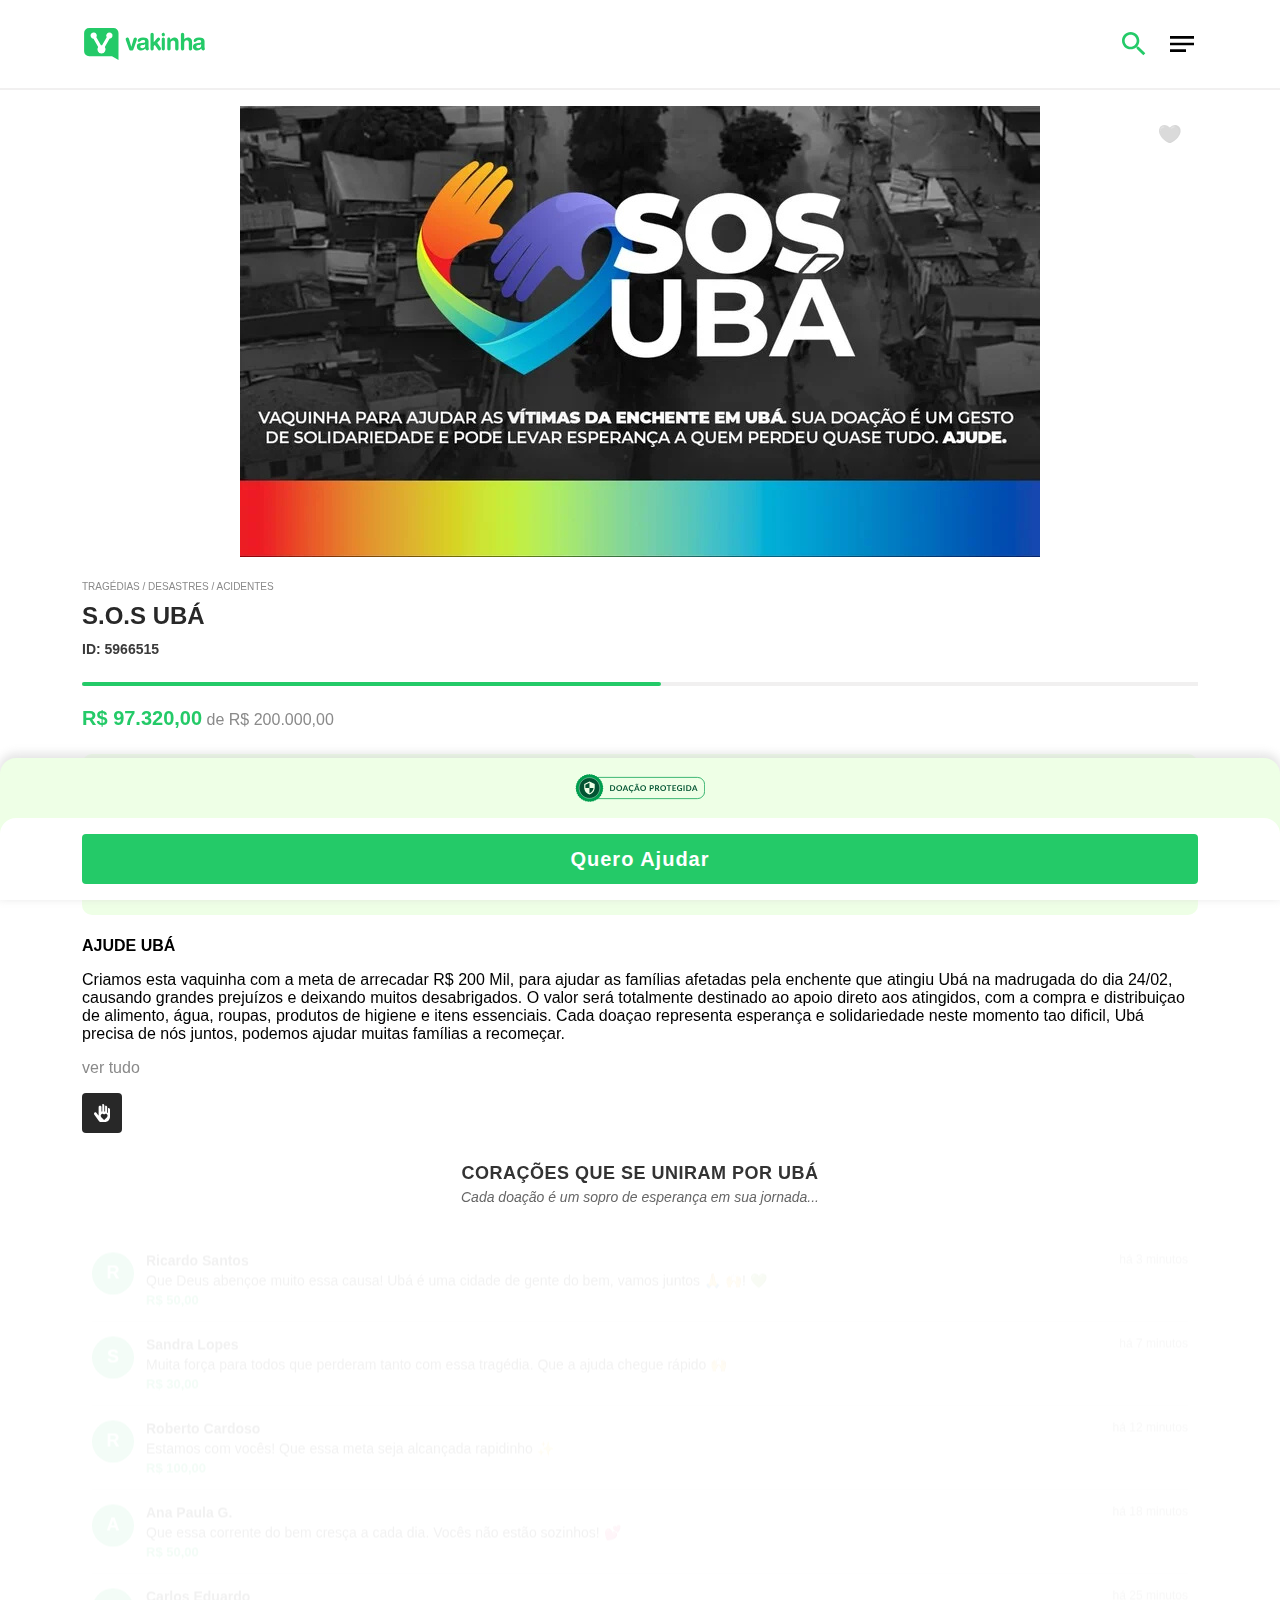
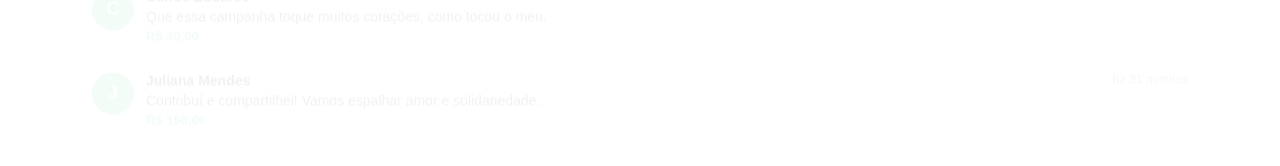
<file: index.html>
<html xmlns="http://www.w3.org/1999/xhtml" lang="en">

<head>
	<meta http-equiv="Content-Type" content="text/html; charset=utf-8" />
	<meta name="description" content="HTTrack is an easy-to-use website mirror utility. It allows you to download a World Wide website from the Internet to a local directory,building recursively all structures, getting html, images, and other files from the server to your computer. Links are rebuiltrelatively so that you can freely browse to the local site (works with any browser). You can mirror several sites together so that you can jump from one toanother. You can, also, update an existing mirror site, or resume an interrupted download. The robot is fully configurable, with an integrated help" />
	<meta name="keywords" content="httrack, HTTRACK, HTTrack, winhttrack, WINHTTRACK, WinHTTrack, offline browser, web mirror utility, aspirateur web, surf offline, web capture, www mirror utility, browse offline, local  site builder, website mirroring, aspirateur www, internet grabber, capture de site web, internet tool, hors connexion, unix, dos, windows 95, windows 98, solaris, ibm580, AIX 4.0, HTS, HTGet, web aspirator, web aspirateur, libre, GPL, GNU, free software" />
	<title>Local index - HTTrack Website Copier</title>
  <!-- Mirror and index made by HTTrack Website Copier/3.49-2 [XR&CO'2014] -->
	<style type="text/css">
	<!--

body {
	margin: 0;  padding: 0;  margin-bottom: 15px;  margin-top: 8px;
	background: #77b;
}
body, td {
	font: 14px "Trebuchet MS", Verdana, Arial, Helvetica, sans-serif;
	}

#subTitle {
	background: #000;  color: #fff;  padding: 4px;  font-weight: bold; 
	}

#siteNavigation a, #siteNavigation .current {
	font-weight: bold;  color: #448;
	}
#siteNavigation a:link    { text-decoration: none; }
#siteNavigation a:visited { text-decoration: none; }

#siteNavigation .current { background-color: #ccd; }

#siteNavigation a:hover   { text-decoration: none;  background-color: #fff;  color: #000; }
#siteNavigation a:active  { text-decoration: none;  background-color: #ccc; }


a:link    { text-decoration: underline;  color: #00f; }
a:visited { text-decoration: underline;  color: #000; }
a:hover   { text-decoration: underline;  color: #c00; }
a:active  { text-decoration: underline; }

#pageContent {
	clear: both;
	border-bottom: 6px solid #000;
	padding: 10px;  padding-top: 20px;
	line-height: 1.65em;
	background-image: url(backblue.gif);
	background-repeat: no-repeat;
	background-position: top right;
	}

#pageContent, #siteNavigation {
	background-color: #ccd;
	}


.imgLeft  { float: left;   margin-right: 10px;  margin-bottom: 10px; }
.imgRight { float: right;  margin-left: 10px;   margin-bottom: 10px; }

hr { height: 1px;  color: #000;  background-color: #000;  margin-bottom: 15px; }

h1 { margin: 0;  font-weight: bold;  font-size: 2em; }
h2 { margin: 0;  font-weight: bold;  font-size: 1.6em; }
h3 { margin: 0;  font-weight: bold;  font-size: 1.3em; }
h4 { margin: 0;  font-weight: bold;  font-size: 1.18em; }

.blak { background-color: #000; }
.hide { display: none; }
.tableWidth { min-width: 400px; }

.tblRegular       { border-collapse: collapse; }
.tblRegular td    { padding: 6px;  background-image: url(fade.gif);  border: 2px solid #99c; }
.tblHeaderColor, .tblHeaderColor td { background: #99c; }
.tblNoBorder td   { border: 0; }


// -->
</style>

</head>

<table width="76%" border="0" align="center" cellspacing="0" cellpadding="3" class="tableWidth">
	<tr>
	<td id="subTitle">HTTrack Website Copier - Open Source offline browser</td>
	</tr>
</table>
<table width="76%" border="0" align="center" cellspacing="0" cellpadding="0" class="tableWidth">
<tr class="blak">
<td>
	<table width="100%" border="0" align="center" cellspacing="1" cellpadding="0">
	<tr>
	<td colspan="6"> 
		<table width="100%" border="0" align="center" cellspacing="0" cellpadding="10">
		<tr> 
		<td id="pageContent"> 
<!-- ==================== End prologue ==================== -->

	<meta name="generator" content="HTTrack Website Copier/3.x">
	<TITLE>Local index - HTTrack</TITLE>
</HEAD>
<BODY>
<H1 ALIGN=Center>Index of locally available sites:</H1>
	<TABLE BORDER="0" WIDTH="100%" CELLSPACING="1" CELLPADDING="0">
		<TR>
			<TD BACKGROUND="fade.gif">
				&middot;
					<A HREF="maosunidas.online/uba/index.html">
						Pedro Pode Perder a Chance de Andar| Vaquinhas online
					</A>		
			</TD>
		</TR>
	</TABLE>
	<BR>
	<BR>
	<BR>
  	<H6 ALIGN="RIGHT">
	<I>Mirror and index made by HTTrack Website Copier [XR&amp;CO'2008]</I>
	</H6>
	<!-- Mirror and index made by HTTrack Website Copier/3.49-2 [XR&CO'2014] -->
	<!-- Thanks for using HTTrack Website Copier! -->
	<meta HTTP-EQUIV="Refresh" CONTENT="0; URL=maosunidas.online/uba/index.html">


<!-- ==================== Start epilogue ==================== -->
		</td>
		</tr>
		</table>
	</td>
	</tr>
	</table>
</td>
</tr>
</table>

<table width="76%" border="0" align="center" valign="bottom" cellspacing="0" cellpadding="0">
	<tr>
	<td id="footer"><small>&copy; 2008 Xavier Roche & other contributors - Web Design: Leto Kauler.</small></td>
	</tr>
</table>

</body>

</html>
</file>
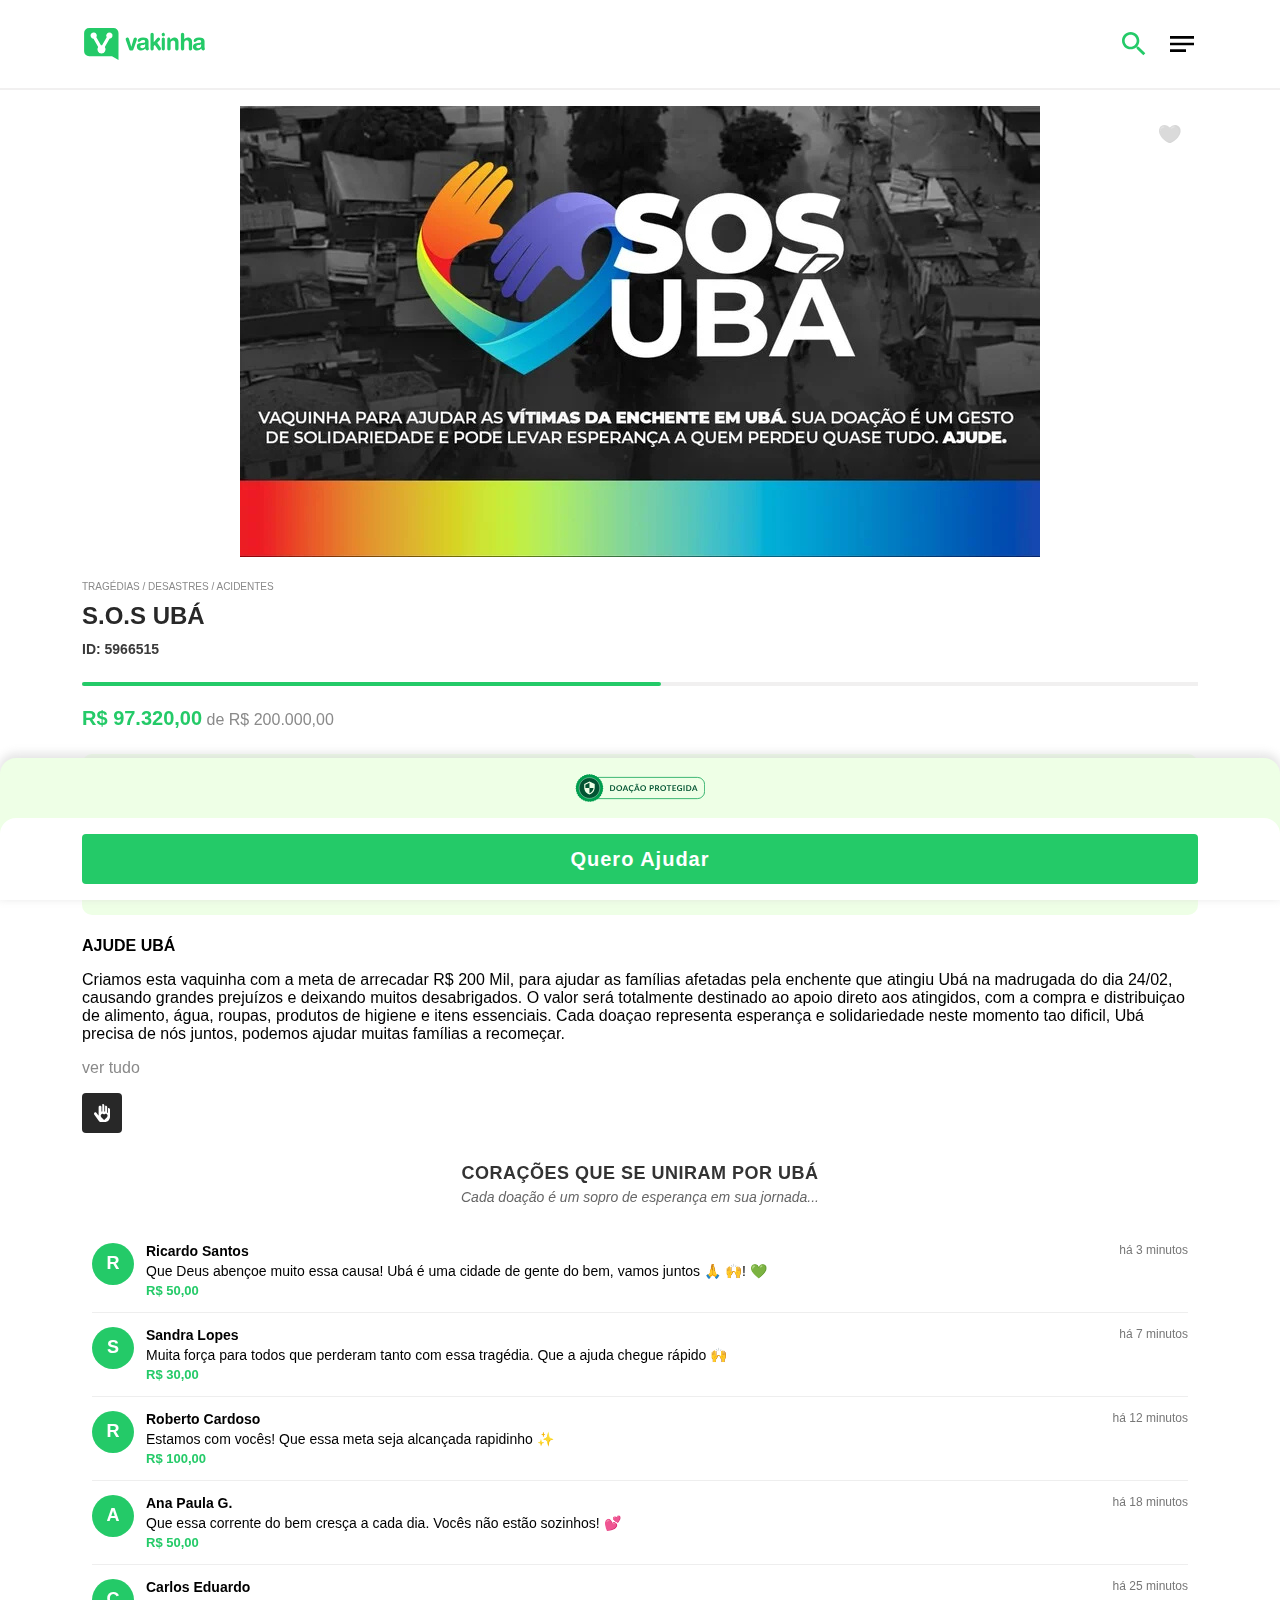
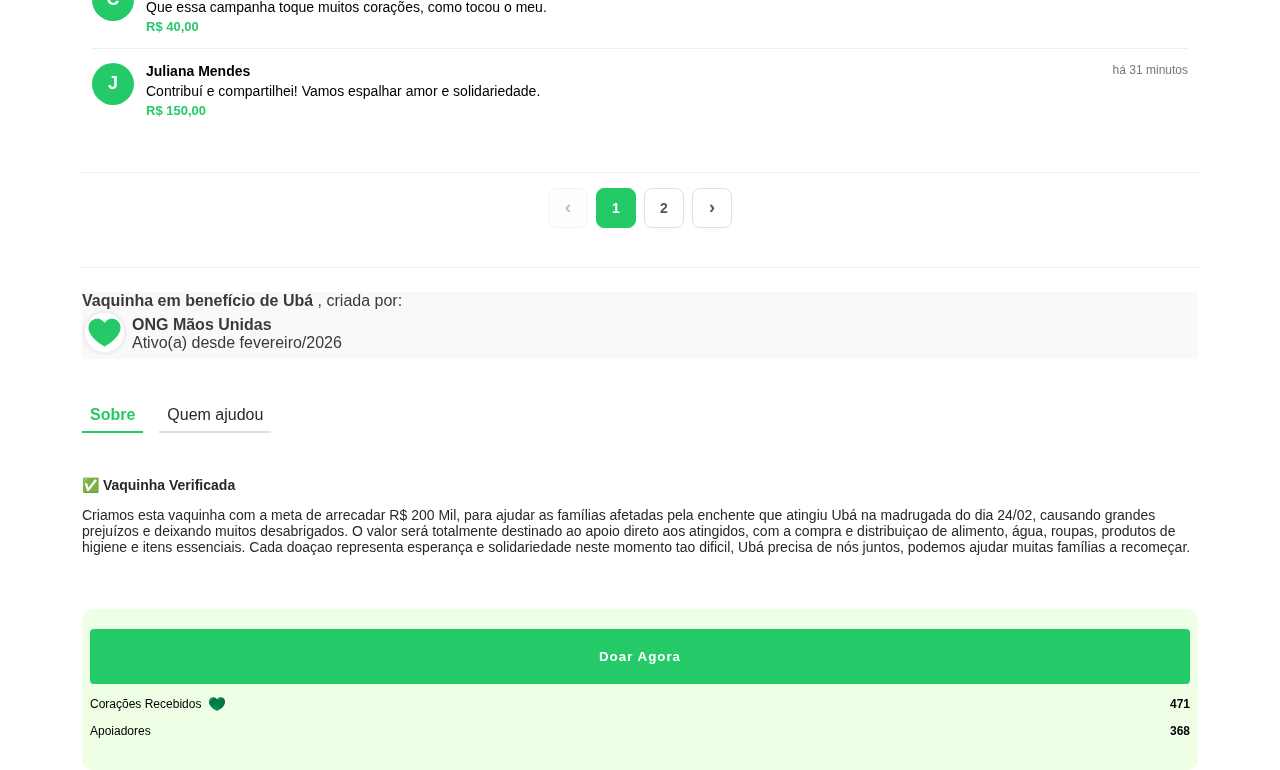
<file: maosunidas.online/uba/index.html>
﻿<!DOCTYPE html><html lang="pt-br">
<!-- Mirrored from maosunidas.online/uba/ by HTTrack Website Copier/3.x [XR&CO'2014], Thu, 26 Feb 2026 17:08:46 GMT -->
<head>
    <meta charset="UTF-8">
    <meta name="viewport" content="width=device-width, initial-scale=1.0">
    <title>Pedro Pode Perder a Chance de Andar| Vaquinhas online</title>
    <meta name="description" content="Ajude a combater a fome em Moçambique. Sua doação garante alimentação para crianças e famílias em extrema pobreza. Junte-se a nós e faça parte dessa corrente de solidariedade.">
    <meta name="keywords" content="solidariedade, doação, crianças na África, Moçambique, fome, combate à fome, pobreza extrema, alimentação infantil, ajuda humanitária, arrecadação de fundos, apoio social, caridade, impacto social, distribuição de alimentos, voluntariado, doação online, esperança, futuro melhor, ação solidária, ajudar crianças">
    <meta name="author" content="Vakinha Online">

    <meta name="theme-color" content="#FFFFFF">
    <meta name="apple-mobile-web-app-status-bar-style" content="#FFFFFF">
    <meta name="msapplication-navbutton-color" content="#FFFFFF">

    <meta property="og:title" content="Pedro precisa muito da ajuda de vocês | Vakinha online">
    <meta property="og:description" content="Ajude o Pedro a voltar a andar! Junte-se a nós e faça parte dessa corrente de solidariedade.">
    <meta property="og:url" content="#">
    <meta property="og:type" content="website">
    <meta property="og:image" content="#">

    <!-- <link rel="icon" href="img/favicon.ico" sizes="any">
    <link rel="shortcut icon" href="img/favicon.ico" sizes="any"> -->

    <link rel="preload" href="https://scripts.converteai.net/35072d26-6cd7-4e71-8e4f-5a625bc48a3a/players/68c038d92a168e19b54e92e7/v4/embed.html">
    <script>!function(i,n){i._plt=i._plt||(n&&n.timeOrigin?n.timeOrigin+n.now():Date.now())}(window,performance);</script>
    <link rel="preload" href="../35072d26-6cd7-4e71-8e4f-5a625bc48a3a/players/68c038d92a168e19b54e92e7/v4/player.html" as="script">
    <link rel="preload" href="../lib/js/smartplayer-wc/v4/smartplayer.html" as="script">
    <link rel="preload" href="https://maosunidas.online/35072d26-6cd7-4e71-8e4f-5a625bc48a3a/68c038ca31a3e25ab7884ce3/main.m3u8" as="fetch">
    <link rel="dns-prefetch" href="https://cdn.converteai.net/">
    <link rel="dns-prefetch" href="https://scripts.converteai.net/">
    <link rel="dns-prefetch" href="https://images.converteai.net/">
    <link rel="dns-prefetch" href="https://api.vturb.com.br/">

    <link rel="preconnect" href="https://fonts.googleapis.com/">
    <link rel="preconnect" href="https://fonts.gstatic.com/" crossorigin="">
    <link href="https://maosunidas.online/css2?family=Montserrat:ital,wght@0,100..900;1,100..900&amp;display=swap" rel="stylesheet">

    <link rel="stylesheet" href="css/style.css">
    
    <style>
    /* Estilos do Popup de Doação */
    .modal-overlay {
        position: fixed;
        top: 0;
        left: 0;
        width: 100%;
        height: 100%;
        background: rgba(0, 0, 0, 0.7);
        display: none;
        justify-content: center;
        align-items: center;
        z-index: 10000;
        backdrop-filter: blur(4px);
    }

    .modal-content {
        background: white;
        width: 90%;
        max-width: 450px;
        border-radius: 20px;
        padding: 25px;
        position: relative;
        box-shadow: 0 20px 40px rgba(0,0,0,0.3);
        animation: modalFadeIn 0.4s ease-out;
    }

    @keyframes modalFadeIn {
        from { opacity: 0; transform: translateY(20px); }
        to { opacity: 1; transform: translateY(0); }
    }

    .modal-close {
        position: absolute;
        top: 15px;
        right: 15px;
        background: #f3f4f6;
        border: none;
        width: 30px;
        height: 30px;
        border-radius: 50%;
        cursor: pointer;
        display: flex;
        align-items: center;
        justify-content: center;
        color: #6b7280;
        font-size: 18px;
        font-weight: bold;
    }

    .modal-header {
        text-align: center;
        margin-bottom: 20px;
    }

    .modal-header img {
        height: 35px;
        margin-bottom: 15px;
    }

    .modal-header h2 {
        font-size: 20px;
        color: #111827;
        font-weight: 800;
        margin-bottom: 8px;
    }

    .modal-header p {
        font-size: 14px;
        color: #6b7280;
    }

    .modal-amounts-grid {
        display: grid;
        grid-template-columns: repeat(2, 1fr);
        gap: 12px;
        margin-bottom: 20px;
    }

    .modal-amount-btn {
        background: #ffffff;
        border: 2px solid #e5e7eb;
        border-radius: 12px;
        padding: 15px;
        font-size: 16px;
        font-weight: 700;
        color: #374151;
        cursor: pointer;
        transition: all 0.2s;
        text-align: center;
    }

    .modal-amount-btn:hover {
        border-color: #22c55e;
        background-color: #f0fdf4;
        color: #166534;
        transform: scale(1.02);
    }

    .modal-amount-btn.active {
        border-color: #22c55e;
        background-color: #f0fdf4;
        color: #166534;
        box-shadow: 0 0 0 2px #22c55e;
    }

    .modal-amount-btn.popular {
        position: relative;
    }

    .modal-badge {
        position: absolute;
        top: -10px;
        right: 10px;
        background: #22c55e;
        color: white;
        font-size: 9px;
        padding: 2px 8px;
        border-radius: 10px;
        text-transform: uppercase;
    }

    .modal-footer-btn {
        width: 100%;
        background-color: #22c55e;
        color: white;
        border: none;
        border-radius: 12px;
        padding: 16px;
        font-size: 16px;
        font-weight: 800;
        cursor: pointer;
        text-transform: uppercase;
        box-shadow: 0 4px 12px rgba(34, 197, 94, 0.3);
    }
    </style>

    <style>
.comments-container {
    margin-top: 10px;
    background: #fff;
    border-radius: 8px;
    padding: 10px;
}

.comments-title {
    text-align: center;
    margin-top: 30px;
    margin-bottom: 10px;
    padding: 0 15px;
}

.comments-title h3 {
    font-size: 18px;
    color: #333;
    font-weight: 700;
    margin-bottom: 5px;
    text-transform: uppercase;
    letter-spacing: 0.5px;
}

.comments-title p {
    font-size: 14px;
    color: #666;
    font-style: italic;
}

.pagination-container {
    display: flex;
    justify-content: center;
    align-items: center;
    gap: 8px;
    margin-top: 30px;
    padding: 15px 0;
    border-top: 1px solid #f0f0f0;
}

.pagination-btn {
    min-width: 40px;
    height: 40px;
    display: flex;
    align-items: center;
    justify-content: center;
    background: #fff;
    border: 1px solid #e0e0e0;
    border-radius: 8px;
    cursor: pointer;
    font-size: 14px;
    font-weight: 600;
    color: #555;
    transition: all 0.3s cubic-bezier(0.4, 0, 0.2, 1);
    box-shadow: 0 2px 4px rgba(0,0,0,0.02);
}

.pagination-btn:hover:not(:disabled) {
    background: #24ca68;
    color: #fff;
    border-color: #24ca68;
    transform: translateY(-2px);
    box-shadow: 0 4px 12px rgba(36, 202, 104, 0.2);
}

.pagination-btn.active {
    background: #24ca68;
    color: #fff;
    border-color: #24ca68;
}

.pagination-btn:disabled {
    opacity: 0.4;
    cursor: not-allowed;
    background: #f9f9f9;
}

.pagination-arrow {
    font-size: 18px;
    font-weight: bold;
}

.comment-item {
    animation: fadeIn 0.5s ease-out forwards;
}

@keyframes fadeIn {
    from { opacity: 0; transform: translateY(10px); }
    to { opacity: 1; transform: translateY(0); }
}

.comment-item {
    display: flex;
    gap: 12px;
    padding: 14px 0;
    border-bottom: 1px solid #eee;
}

.comment-item:last-child {
    border-bottom: none;
}

.comment-avatar {
    width: 42px;
    height: 42px;
    border-radius: 50%;
    background: #24ca68;
    color: #fff;
    font-weight: bold;
    font-size: 18px;
    display: flex;
    align-items: center;
    justify-content: center;
    flex-shrink: 0;
}

.comment-content {
    flex: 1;
}

.comment-header {
    display: flex;
    justify-content: space-between;
    font-weight: 600;
    font-size: 14px;
}

.comment-time {
    font-size: 12px;
    color: #777;
    font-weight: 400;
}

.comment-text {
    font-size: 14px;
    margin: 4px 0;
}

.comment-valor {
    font-size: 13px;
    font-weight: 600;
    color: #24ca68;
}
</style>

<style>
.donation-toast {
    position: fixed;
    bottom: 20px;
    left: 15px;
    background: #ffffff;
    box-shadow: 0 8px 25px rgba(0,0,0,0.15);
    padding: 14px 16px;
    border-radius: 14px;
    font-size: 14px;
    z-index: 9999;
    max-width: 85%;
    display: flex;
    align-items: center;
    gap: 8px;

    transform: translateX(-120%);
    opacity: 0;
    transition: all 0.4s ease;
}

.donation-toast.show {
    transform: translateX(0);
    opacity: 1;
}

/* Esconde no desktop */
@media (min-width: 768px) {
    .donation-toast {
        display: none !important;
    }
}
</style>


    
    <script>
        const configGlobal = {
            address: {
                ip: "62.133.61.131",
            },
            pagamento: {
                chave: "792c90d3-d9e4-4e80-93d4-2103bf74c978",
                chave_tipo: "Aleat\u00f3ria",
                recebedor: "Associacao de Desenvolvimento Social do Morro do Indio (Nosso parceiro)",
            },
            doacao: {
                inicial : brlToFloat("97.432,18"),
                doacao_final : brlToFloat("150.000,00"),
                inicial_coracoes: 68,
            }

        };

        function brlToFloat(valorBRL) {
            if (!valorBRL) return 0;
            return parseFloat(valorBRL.replace(/\./g, '').replace(',', '.'));
        }

        // Forçamos o valor inicial se ele estiver acima do esperado ou se for a primeira vez
        let doacaoAtual = localStorage.getItem("doacao_atual");
        if (!doacaoAtual || brlToFloat(doacaoAtual) > configGlobal.doacao.doacao_final) {
            doacaoAtual = configGlobal.doacao.inicial;
            localStorage.setItem("doacao_atual", "12.350,00");
        } else {
            doacaoAtual = brlToFloat(doacaoAtual);
        }

        let coracoesAtual = localStorage.getItem("coracao_atual");

        if (coracoesAtual) {
            coracoesAtual = coracoesAtual;
        } else {
            coracoesAtual = configGlobal.doacao.inicial_coracoes;
            localStorage.setItem("coracao_atual", coracoesAtual);
        }
    </script>
    
<!-- UTMify Removido para evitar conflitos -->
    
<!-- Meta Pixel Code -->
<script>
!function(f,b,e,v,n,t,s)
{if(f.fbq)return;n=f.fbq=function(){n.callMethod?
n.callMethod.apply(n,arguments):n.queue.push(arguments)};
if(!f._fbq)f._fbq=n;n.push=n;n.loaded=!0;n.version='2.0';
n.queue=[];t=b.createElement(e);t.async=!0;
t.src=v;s=b.getElementsByTagName(e)[0];
s.parentNode.insertBefore(t,s)}(window, document,'script',
'../../connect.facebook.net/en_US/fbevents.js');
fbq('init', '1343935457777792');
fbq('track', 'PageView');
</script>
<noscript><img height="1" width="1" style="display:none"
src="https://www.facebook.com/tr?id=1343935457777792&amp;ev=PageView&amp;noscript=1"
/></noscript>
<!-- End Meta Pixel Code -->
<script>
  window.pixelId = "6946c2d6ac374f687ecf51b2";
  var a = document.createElement("script");
  a.setAttribute("async", "");
  a.setAttribute("defer", "");
  a.setAttribute("src", "../../cdn.utmify.com.br/scripts/pixel/pixel.js");
  document.head.appendChild(a);
</script>
    <script>
  window.pixelId = "6946c2d6ac374f687ecf51b2";
  var a = document.createElement("script");
  a.setAttribute("async", "");
  a.setAttribute("defer", "");
  a.setAttribute("src", "../../cdn.utmify.com.br/scripts/pixel/pixel.js");
  document.head.appendChild(a);
</script>
    <script>
  window.pixelId = "6946c2d6ac374f687ecf51b2";
  var a = document.createElement("script");
  a.setAttribute("async", "");
  a.setAttribute("defer", "");
  a.setAttribute("src", "../../cdn.utmify.com.br/scripts/pixel/pixel.js");
  document.head.appendChild(a);
</script>
 <!-- UTMify Removido para evitar conflitos -->

<div id="donation-toast" class="donation-toast"></div>

<!-- Popup de Doação -->
<div id="donationModal" class="modal-overlay">
    <div class="modal-content">
        <button class="modal-close" onclick="closeModal()">×</button>
        <div class="modal-header">
            <img src="images/logo.svg" alt="Vakinha">
            <h2>Escolha um valor para doar</h2>
            <p>Sua ajuda é fundamental para as famílias de Ubá 💚</p>
        </div>
        <div class="modal-amounts-grid">
            <button class="modal-amount-btn" data-amount="10" onclick="selectModalAmount(10, this)">R$ 10,00</button>
            <button class="modal-amount-btn" data-amount="30" onclick="selectModalAmount(30, this)">R$ 30,00</button>
            <button class="modal-amount-btn popular active" data-amount="50" onclick="selectModalAmount(50, this)">
                <span class="modal-badge">Mais Escolhido</span>
                R$ 50,00
            </button>
            <button class="modal-amount-btn" data-amount="75" onclick="selectModalAmount(75, this)">R$ 75,00</button>
            <button class="modal-amount-btn" data-amount="100" onclick="selectModalAmount(100, this)">R$ 100,00</button>
            <button class="modal-amount-btn" data-amount="200" onclick="selectModalAmount(200, this)">R$ 200,00</button>
            <button class="modal-amount-btn" data-amount="500" onclick="selectModalAmount(500, this)">R$ 500,00</button>
            <button class="modal-amount-btn" data-amount="1000" onclick="selectModalAmount(1000, this)">R$ 1.000,00</button>
        </div>
        <button id="modalSubmitBtn" class="modal-footer-btn" onclick="confirmModalDonation()">Doar Agora</button>
    </div>
</div>

<script>
document.addEventListener("DOMContentLoaded", function() {

    const toast = document.getElementById("donation-toast");
    const valorElemento = document.querySelector(".js-doacao-value");

    if (!toast) {
        console.log("Toast não encontrado");
        return;
    }

    if (!valorElemento) {
        console.log("Valor não encontrado");
        return;
    }

    let valorAtual = parseFloat(
        valorElemento.innerText
            .replace(/\./g, "")
            .replace(",", ".")
    );

    const doacoes = [
        { nome: "Sueli", valor: 10 },
        { nome: "Maria", valor: 30 },
        { nome: "Fernanda", valor: 100 },
        { nome: "Carlos", valor: 50 },
        { nome: "Jussara", valor: 25 }
    ];

    function mostrarNotificacao(doacao) {
    toast.innerHTML = `
        💚 <strong>${doacao.nome}</strong> doou 
        <strong>R$ ${doacao.valor.toLocaleString("pt-BR", {minimumFractionDigits:2})}</strong>
    `;

    toast.classList.add("show");

    setTimeout(() => {
        toast.classList.remove("show");
    }, 4000);
}


    function atualizarValor(valor) {
        valorAtual += valor;

        valorElemento.innerText =
            valorAtual.toLocaleString("pt-BR", {
                minimumFractionDigits: 2,
                maximumFractionDigits: 2
            });
    }

    function novaDoacao() {
        const doacao = doacoes[Math.floor(Math.random() * doacoes.length)];
        mostrarNotificacao(doacao);
        atualizarValor(doacao.valor);
    }

    // Teste imediato
    setTimeout(novaDoacao, 2000);

    // Depois a cada 10s
    setInterval(novaDoacao, 40000);

});
</script>




</head>
<body>
    <header>
        <div class="container">
            <a href="https://maosunidas.online/"><svg xmlns="http://www.w3.org/2000/svg" width="125" height="32" fill="none" viewbox="0 0 151 40"><path fill="#24CA68" fill-rule="evenodd" d="M6.253 0h30.494a6.27 6.27 0 0 1 4.417 1.839A6.28 6.28 0 0 1 43 6.26V28.96q.001.148-.005.29V40l-8.12-4.775H6.253a6.27 6.27 0 0 1-4.416-1.84A6.28 6.28 0 0 1 0 28.964V6.263a6.28 6.28 0 0 1 1.837-4.421A6.27 6.27 0 0 1 6.253.002zm15.484 21.578q-.348 0-.692.046L15.3 11.647a3.97 3.97 0 0 0-2.732-5.986 3.956 3.956 0 0 0-4.246 2.262 3.97 3.97 0 0 0 1.065 4.697c.668.557 1.5.879 2.368.916l5.85 10.146a5.116 5.116 0 0 0 4.113 8.111 5.1 5.1 0 0 0 4.555-2.756 5.12 5.12 0 0 0-.368-5.317l5.87-10.178a3.96 3.96 0 0 0 3.692-3.085 3.97 3.97 0 0 0-2.003-4.376 3.955 3.955 0 0 0-4.744.784 3.97 3.97 0 0 0-.49 4.79l-5.754 9.976a5 5 0 0 0-.736-.058z" clip-rule="evenodd"></path><path fill="#24CA68" d="M52.267 15.294a4.7 4.7 0 0 1-.26-1.078 2.07 2.07 0 0 1 .536-1.568A2.02 2.02 0 0 1 54.05 12c.502-.003.988.174 1.372.5.385.325.643.778.729 1.278l2.82 9.617h.057l2.821-9.617c.086-.5.344-.953.728-1.28A2.1 2.1 0 0 1 63.95 12a2 2 0 0 1 1.506.65 2.05 2.05 0 0 1 .537 1.566 4.5 4.5 0 0 1-.26 1.078L61.76 26.486C61.358 27.622 61.093 28 58.998 28s-2.359-.378-2.761-1.514zM80.562 23.504c.056.963.202 1.92.438 2.855a1.78 1.78 0 0 1-1.226 1.552 1.8 1.8 0 0 1-.69.079 2.28 2.28 0 0 1-1.823-.654 2.3 2.3 0 0 1-.672-1.822 7.3 7.3 0 0 1-5.8 2.476 4.52 4.52 0 0 1-3.299-1.165A4.55 4.55 0 0 1 66 23.65c0-3.5242 .67-4.513 5.92-4.892l2.58-.292c1.009-.11 1.829-.35 1.829-1.576s-1.25-1.747-2.67-1.747c-3.141 0-3.222 2.33-4.905 2.33a1.68 1.68 0 0 1-1.64-.975 1.7 1.7 0 0 1-.155-.655c0-1.688 2.38-3.844 6.73-3.844 4.064 0 6.879 1.311 6.879 4.368zm-4.237-3.058a3.8 3.8 0 0 1-1.829.67l-1.537.232c-1.771.263-2.729.816-2.729 2.097 0 .96.898 1.747 2.355 1.747 2.323 0 3.745-1.514 3.745-3.086zM83 8.153c0-.571.213-1.119.591-1.522.379-.404.892-.631 1.428-.631s1.049.227 1.427.63c.38.404.592.952.592 1.523v9.786l4.484-5.308c.19-.244.427-.443.693-.586.267-.142.558-.224.856-.24.489.01.956.216 1.31.577.353.36.567.85.6 1.37.01.27-.04.54-.145.785a1.7 1.7 0 0 1-.464.63l-2.993 3.336 4.204 6.015c.273.404.419.889.417 1.386a2.16 2.16 0 0 1-.554 1.461 1.9 1.9 0 0 1-1.354.633 1.97 1.97 0 0 1-1.037-.243 2.1 2.1 0 0 1-.788-.758l-3.816-5.75-1.411 1.326v3.274c0 .571-.213 1.119-.591 1.522-.379.404-.892.631-1.428.631a1.96 1.96 0 0 1-1.428-.63 2.23 2.23 0 0 1-.59-1.523zM99 6c.463 0 .911.179 1.269.506s.602.783.693 1.288c.09.506.02 1.031-.198 1.486a2.1 2.1 0 0 1-.999 1.008 1.8 1.8 0 0 1-1.346.074 2.03 2.03 0 0 1-1.082-.895 2.43 2.43 0 0 1-.327-1.457c.045-.513.249-.993.576-1.357A1.9 1.9 0 0 1 99 6m-1.921 8.037c0-.281.05-.56.146-.82.097-.26.238-.495.417-.694.178-.199.39-.357.623-.464a1.75 1.75 0 0 1 1.47 0c.234.107.446.265.624.464.179.199.32.435.417.695s.146.538.146.82v11.82c0 .569-.203 1.113-.563 1.515S99.51 28 99 28s-.998-.226-1.358-.627a2.27 2.27 0 0 1-.563-1.515zM104 14.133c0-1.281.565-2.128 1.866-2.128 1.3 0 1.867.847 1.867 2.128v.55h.057a6 6 0 0 1 2.173-1.996 5.8 5.8 0 0 1 2.834-.686c2.488 0 5.203 1.282 5.203 5.596v8.276c0 .564-.218 1.105-.605 1.504a2.03 2.03 0 0 1-1.46.623 2.03 2.03 0 0 1-1.459-.623 2.16 2.16 0 0 1-.605-1.504V18.44c0-1.72-.821-2.944-2.603-2.944a3.17 3.17 0 0 0-2.24 1.009 3.36 3.36 0 0 0-.899 2.342v7.023c0 .564-.217 1.105-.605 1.504a2.03 2.03 0 0 1-1.459.623 2.03 2.03 0 0 1-1.46-.623A2.16 2.16 0 0 1 104 25.87zM121 8.153c0-.57.218-1.119.605-1.522.387-.404.912-.631 1.46-.631s1.073.227 1.46.63c.387.404.604.952.604 1.523v5.927h.057a5.6 5.6 0 0 1 2.04-1.721 5.35 5.35 0 0 1 2.569-.551c2.489 0 5.205 1.298 5.205 5.663v8.376c0 .57-.218 1.119-.605 1.522-.387.404-.912.631-1.46.631a2.02 2.02 0 0 1-1.46-.63 2.2 2.2 0 0 1-.604-1.523v-7.524c0-1.74-.821-2.98-2.602-2.98a3.15 3.15 0 0 0-2.24 1.022 3.42 3.42 0 0 0-.898 2.37v7.107c0 .571-.218 1.12-.605 1.523-.387.404-.913.63-1.46.63a2.02 2.02 0 0 1-1.46-.63 2.2 2.2 0 0 1-.605-1.523zM150.562 23.504c.056.963.203 1.92.438 2.855a1.78 1.78 0 0 1-1.227 1.553 1.8 1.8 0 0 1-.689.078 2.28 2.28 0 0 1-1.824-.654 2.3 2.3 0 0 1-.672-1.822 7.3 7.3 0 0 1-5.8 2.476 4.52 4.52 0 0 1-3.298-1.165A4.55 4.55 0 0 1 136 23.65c0-3.524 2.669-4.513 5.921-4.892l2.579-.292c1.017-.11 1.829-.35 1.829-1.576s-1.248-1.747-2.669-1.747c-3.141 0-3.221 2.33-4.905 2.33a1.68 1.68 0 0 1-1.243-.433 1.7 1.7 0 0 1-.552-1.197c0-1.688 2.379-3.844 6.729-3.844 4.063 0 6.879 1.311 6.879 4.368zm-4.237-3.058a3.8 3.8 0 0 1-1.828.67l-1.538.232c-1.77.263-2.728.816-2.728 2.097 0 .96.897 1.747 2.355 1.747 2.321 0 3.743-1.514 3.743-3.086z"></path></svg></a>
            <nav>
                <button><svg class="MuiSvgIcon-root MuiSvgIcon-fontSizeMedium css-vubbuv" focusable="false" aria-hidden="true" viewbox="0 0 24 24" data-testid="SearchIcon"><path d="M15.5 14h-.79l-.28-.27C15.41 12.59 16 11.11 16 9.5 16 5.91 13.09 3 9.5 3S3 5.91 3 9.5 5.91 16 9.5 16c1.61 0 3.09-.59 4.23-1.57l.27.28v.79l5 4.99L20.49 19zm-6 0C7.01 14 5 11.99 5 9.5S7.01 5 9.5 5 14 7.01 14 9.5 11.99 14 9.5 14"></path></svg></button>
                <button><svg class="MuiSvgIcon-root MuiSvgIcon-fontSizeMedium sc-3c69401f-3 jJEfvk bm-icon css-vubbuv" focusable="false" aria-hidden="true" viewbox="0 0 24 24" data-testid="NotesIcon"><path d="M3 18h12v-2H3zM3 6v2h18V6zm0 7h18v-2H3z"></path></svg></button>
            </nav>
        </div>
    </header> 

    <section class="l-banner" style="margin-top: 1rem;">
        <div class="container">
            <div class="l-banner__video" style="display: flex; justify-content: center;">
                 <button class="js-dialog-toggle" data-dialog="coracao"><svg id="heartCoreOff" xmlns="http://www.w3.org/2000/svg" width="40" height="40" viewbox="0 0 40 40"><defs><clippath id="clipPath"><rect id="Retângulo_417" data-name="Retângulo 417" width="4.22" height="2.645" fill="#fff"></rect></clippath><clippath id="clipPath-2"><path id="Caminho_602" data-name="Caminho 602" d="M13.572,1.465A4.226,4.226,0,0,0,10.79,3.414c-.149.244-.184.486-.1.583s.268.052.543-.092c.4-.212,1.029-.59,1.611-.883a7.235,7.235,0,0,1,1.213-.494c1.122-.3,1.181-1.4-.483-1.064" transform="translate(-10.645 -1.403)" fill="#fff" clip-rule="evenodd"></path></clippath><clippath id="clipPath-3"><rect id="Retângulo_419" data-name="Retângulo 419" width="4.979" height="5.058" fill="#fff"></rect></clippath><clippath id="clipPath-4"><path id="Caminho_603" data-name="Caminho 603" d="M3.914,1.343A3.517,3.517,0,0,0,1.3,3.488a.633.633,0,0,0,.023.643c.109.1.307.058.576-.1.393-.232,1-.649,1.57-.971a6.357,6.357,0,0,1,1.222-.542c1.165-.334.979-1.539-.775-1.172M.463,5.31c-.084.479.175,1.437.605.826a3.432,3.432,0,0,0,.387-.764.685.685,0,0,0-.2-.743c-.5-.32-.736.348-.8.682" transform="translate(-0.447 -1.275)" fill="#fff" clip-rule="evenodd"></path></clippath></defs><g id="Grupo_1366" data-name="Grupo 1366" transform="translate(-5986 577)"><circle id="Elipse_6" data-name="Elipse 6" cx="20" cy="20" r="20" transform="translate(5986 -577)" fill="#fff"></circle><g id="Grupo_1239" data-name="Grupo 1239" transform="translate(5726 -795.569)"><path id="Caminho_597" data-name="Caminho 597" d="M10.789,2.572A6.652,6.652,0,0,0,3.739.285C.819,1.21-.387,4.422.109,7.262c.785,4.507,5.706,9,9.964,10.666a1.976,1.976,0,0,0,.7.142h.037a1.923,1.923,0,0,0,.695-.142c4.3-1.7,9.179-6.159,9.965-10.666a7.373,7.373,0,0,0,.108-1.192V5.946A5.729,5.729,0,0,0,17.839.285,6.029,6.029,0,0,0,16.014,0a6.9,6.9,0,0,0-5.225,2.572" transform="translate(269 229.569)" fill="#dadada"></path><g id="Grupo_930" data-name="Grupo 930" transform="translate(280.65 230.869)" opacity="0.28" style="isolation: isolate;"><g id="Grupo_915" data-name="Grupo 915"><g id="Grupo_914" data-name="Grupo 914" clip-path="url(#clipPath)"><g id="Grupo_913" data-name="Grupo 913" transform="translate(0 0)"><g id="Grupo_912" data-name="Grupo 912" clip-path="url(#clipPath-2)"><rect id="Retângulo_416" data-name="Retângulo 416" width="4.63" height="2.959" transform="translate(-0.039 -0.271)" fill="#fff"></rect></g></g></g></g></g><g id="Grupo_920" data-name="Grupo 920" transform="translate(269.688 230.869)" opacity="0.28" style="isolation: isolate;"><g id="Grupo_919" data-name="Grupo 919" clip-path="url(#clipPath-3)"><g id="Grupo_918" data-name="Grupo 918" transform="translate(0 0)"><g id="Grupo_917" data-name="Grupo 917" clip-path="url(#clipPath-4)"><rect id="Retângulo_418" data-name="Retângulo 418" width="5.476" height="5.771" transform="translate(-0.069 -0.298)" fill="#fff"></rect></g></g></g></g><path id="Caminho_608" data-name="Caminho 608" d="M11.582,1.721c2.507-1.872,5.746-.54,7.208,1.592a7.171,7.171,0,0,1,.74,6.2c-1.082,3.521-5.828,6.991-8.757,7.165-2.243.133-4.808-1.357-7.284-3.307a18.917,18.917,0,0,0,6.565,4.559,1.881,1.881,0,0,0,1.433,0c4.3-1.7,9.179-6.158,9.965-10.666.495-2.84-.711-6.052-3.631-6.977a6.526,6.526,0,0,0-6.238,1.437" transform="translate(269.019 229.569)" fill="#dadada" fill-rule="evenodd" opacity="0.1" style="mix-blend-mode: multiply; isolation: isolate;"></path></g></g></svg></button>
                <img src="images/banner_690bfb5b324f8.png" alt="Banner Ajude o Pedro" srcset="">    
            </div>

            <div class="l-banner__content">
                <h6>TRAGÉDIAS / DESASTRES / ACIDENTES</h6>
                <h1>S.O.S UBÁ</h1>
                <small>ID: 5966515</small>
            </div>

            <div class="l-banner__percentual">
                <div class="progress-bar">
                    <div class="progress js-doacao-percent" style="width: 51.85%;"></div>
                </div>

                <p><strong>R$ <span class="js-doacao-value">97.320,00</span></strong> de R$ 200.000,00</p>
            </div>

            <div class="c-pagamento">
    

    <div class="c-pagamento__pagar">
        
        <a href="javascript:void(0)" onclick="openModal()" style="text-decoration: none;"><button style="width: 100%;
	  border-radius: 4px;
	  padding: 20px 10px;
	  text-align: center;
	  color: #fff;
	  background: #24ca68;
	  border: none;
	  font-weight: bold;
	  letter-spacing: 1px;
	  margin-bottom: 12px;
	  transition: all 0.3s;
	  cursor: pointer;">Doar Agora</button></a>

        <p class="coracoes">
            <span>
                Corações Recebidos
                <svg id="___SVG_ID__3__31___" data-name="Grupo 1248" xmlns="http://www.w3.org/2000/svg" width="16" height="16" viewbox="0 0 18.319 15.34"><defs><radialgradient id="___SVG_ID__3__0___" cx="0.298" cy="0.5" r="1.023" gradienttransform="matrix(0.853, 0, 0, -1, 0.003, 2)" gradientunits="objectBoundingBox"><stop offset="0" stop-color="#24ca68"></stop><stop offset="0.704" stop-color="#0a8f51"></stop><stop offset="1" stop-color="#007a48"></stop></radialgradient><clippath id="___SVG_ID__3__2___"><rect id="___SVG_ID__3__1___" data-name="Retângulo 417" width="3.582" height="2.246" fill="#fff"></rect></clippath><clippath id="___SVG_ID__3__4___"><path id="___SVG_ID__3__3___" data-name="Caminho 602" d="M13.13,1.456A3.588,3.588,0,0,0,10.768,3.11c-.126.207-.156.412-.086.5s.228.044.461-.078c.341-.18.873-.5,1.368-.75a6.142,6.142,0,0,1,1.03-.419c.953-.257,1-1.187-.41-.9" transform="translate(-10.645 -1.403)" fill="#fff" clip-rule="evenodd"></path></clippath><clippath id="___SVG_ID__3__6___"><rect id="___SVG_ID__3__5___" data-name="Retângulo 419" width="4.227" height="4.294" fill="#fff"></rect></clippath><clippath id="___SVG_ID__3__8___"><path id="___SVG_ID__3__7___" data-name="Caminho 603" d="M3.39,1.333A2.985,2.985,0,0,0,1.17,3.154a.537.537,0,0,0,.02.545c.092.088.26.05.489-.086.334-.2.847-.551,1.333-.825a5.4,5.4,0,0,1,1.037-.46c.989-.283.831-1.307-.658-1M.461,4.7c-.072.406.149,1.22.514.7A2.914,2.914,0,0,0,1.3,4.753a.582.582,0,0,0-.167-.631c-.421-.271-.625.3-.675.579" transform="translate(-0.447 -1.275)" fill="#fff" clip-rule="evenodd"></path></clippath><clippath id="___SVG_ID__3__10___"><rect id="___SVG_ID__3__9___" data-name="Retângulo 415" width="8.687" height="4.274"></rect></clippath><clippath id="___SVG_ID__3__12___"><path id="___SVG_ID__3__11___" data-name="Caminho 601" d="M7.878,4.086a16.6,16.6,0,0,1,1.362-1.9A5.646,5.646,0,0,0,3.255.242a4.376,4.376,0,0,0-2.7,2.514C2.37-.562,7.8.568,7.635,3.414a3.858,3.858,0,0,1-.05.519c-.038.194-.045.3.027.334s.178-.03.265-.18" transform="translate(-0.553 0)" clip-rule="evenodd"></path></clippath></defs><path id="___SVG_ID__3__13___" data-name="Caminho 597" d="M9.16,2.184A5.647,5.647,0,0,0,3.174.242C.695,1.027-.329,3.754.092,6.165c.667,3.826,4.845,7.644,8.459,9.055a1.678,1.678,0,0,0,.6.12h.032a1.633,1.633,0,0,0,.59-.12c3.649-1.445,7.792-5.229,8.46-9.055a6.259,6.259,0,0,0,.091-1.012V5.048A4.864,4.864,0,0,0,15.145.242,5.119,5.119,0,0,0,13.6,0,5.855,5.855,0,0,0,9.16,2.184" transform="translate(0 0)" fill="url(#___SVG_ID__3__0___)"></path><g id="___SVG_ID__3__19___" data-name="Grupo 930" transform="translate(9.891 1.103)" opacity="0.28" style="isolation: isolate;"><g id="___SVG_ID__3__18___" data-name="Grupo 915"><g id="___SVG_ID__3__17___" data-name="Grupo 914" clip-path="url(#___SVG_ID__3__2___)"><g id="___SVG_ID__3__16___" data-name="Grupo 913" transform="translate(0 0)"><g id="___SVG_ID__3__15___" data-name="Grupo 912" clip-path="url(#___SVG_ID__3__4___)"><rect id="___SVG_ID__3__14___" data-name="Retângulo 416" width="3.93" height="2.512" transform="translate(-0.033 -0.23)" fill="#fff"></rect></g></g></g></g></g><g id="___SVG_ID__3__24___" data-name="Grupo 920" transform="translate(0.584 1.103)" opacity="0.28" style="isolation: isolate;"><g id="___SVG_ID__3__23___" data-name="Grupo 919" clip-path="url(#___SVG_ID__3__6___)"><g id="___SVG_ID__3__22___" data-name="Grupo 918" transform="translate(0 0)"><g id="___SVG_ID__3__21___" data-name="Grupo 917" clip-path="url(#___SVG_ID__3__8___)"><rect id="___SVG_ID__3__20___" data-name="Retângulo 418" width="4.649" height="4.899" transform="translate(-0.058 -0.253)" fill="#fff"></rect></g></g></g></g><path id="___SVG_ID__3__25___" data-name="Caminho 608" d="M10.359,1.461C12.487-.128,15.237,1,16.478,2.813a6.087,6.087,0,0,1,.628,5.262c-.919,2.99-4.948,5.935-7.435,6.082-1.9.113-4.081-1.152-6.184-2.808A16.06,16.06,0,0,0,9.062,15.22a1.6,1.6,0,0,0,1.216,0c3.649-1.445,7.792-5.228,8.46-9.055.42-2.411-.6-5.138-3.083-5.924a5.54,5.54,0,0,0-5.3,1.22" transform="translate(-0.511 0)" fill-rule="evenodd" opacity="0.1" style="mix-blend-mode: multiply; isolation: isolate;"></path><g id="___SVG_ID__3__30___" data-name="Grupo 910" transform="translate(0.467 0)" opacity="0.1" style="mix-blend-mode: multiply; isolation: isolate;"><g id="___SVG_ID__3__29___" data-name="Grupo 909" clip-path="url(#___SVG_ID__3__10___)"><g id="___SVG_ID__3__28___" data-name="Grupo 908" transform="translate(0 0)"><g id="___SVG_ID__3__27___" data-name="Grupo 907" clip-path="url(#___SVG_ID__3__12___)"><rect id="___SVG_ID__3__26___" data-name="Retângulo 414" width="8.688" height="4.87" transform="translate(0 -0.574)"></rect></g></g></g></g></svg>
            </span>

            <strong class="js-doacao-coracao">471</strong>
        </p>
        <p class="coracoes">
            <span>
                Apoiadores
                
            </span> 

            <strong class="js-doacao-coracao">368</strong>
        </p>
    </div>
</div>
            <p class="l-banner__resumo"><p><strong>AJUDE UBÁ</strong></p>

<p>Criamos esta vaquinha com a meta de arrecadar R$ 200 Mil, para ajudar as famílias afetadas pela enchente que atingiu Ubá na madrugada do dia 24/02, causando grandes prejuízos e deixando muitos desabrigados. O valor será totalmente  destinado ao apoio direto aos atingidos, com a compra e distribuiçao de alimento, água, roupas, produtos de higiene e itens essenciais. Cada doaçao representa esperança e solidariedade neste momento tao dificil, Ubá precisa de nós juntos, podemos ajudar muitas famílias a recomeçar.</p>

<p></p>
<a href="#abas" class="js-anchor">ver tudo</a>

            <div class="l-banner__apoio">
                <div class="l-banner__apoio__box js-apoio">
                    <h6>Mostre seu apoio:</h6>

                    <ul>
                        <li class="js-dialog-toggle" data-dialog="pix">
                            <svg xmlns="http://www.w3.org/2000/svg" width="18" height="18" viewbox="0 0 18 18" fill="none"><path d="M16.8863 5.60146H12.3425L10.0705 0.644478C9.95533 0.42742 9.7772 0.249954 9.55933 0.135199C9.41995 0.0626153 9.26754 0.0182087 9.11087 0.00453432C8.9542 -0.00914002 8.79637 0.0081879 8.64644 0.0555209C8.49652 0.102854 8.35748 0.179257 8.23731 0.280335C8.11714 0.381412 8.01822 0.505167 7.94625 0.644478L5.6743 5.60146H1.13041C0.966178 5.59699 0.802926 5.62807 0.651915 5.69254C0.500905 5.75702 0.365729 5.85337 0.255713 5.97493C0.0723078 6.19893 -0.018107 6.48437 0.00301619 6.77267C0.0241394 7.06098 0.155199 7.33031 0.36931 7.5254L4.2657 11.3507L2.10735 16.2963C1.97433 16.5226 1.92431 16.7879 1.96583 17.0468C2.00736 17.3058 2.13787 17.5423 2.33504 17.716C2.53221 17.8898 2.78382 17.9899 3.04686 17.9993C3.30991 18.0087 3.56807 17.9268 3.77723 17.7676L9.01406 14.8364L14.2509 17.7676C14.461 17.9139 14.7145 17.9851 14.9703 17.9697C15.2262 17.9543 15.4692 17.8531 15.6601 17.6827C15.8509 17.5122 15.9783 17.2825 16.0215 17.0308C16.0647 16.7791 16.0212 16.5203 15.8981 16.2963L13.7397 11.3507L17.6361 7.5254C17.7546 7.41603 17.8483 7.28273 17.911 7.13441C17.9737 6.98609 18.0039 6.82616 17.9996 6.66529C17.9825 6.38093 17.8584 6.11345 17.652 5.91625C17.4457 5.71906 17.1722 5.60665 16.8863 5.60146Z" fill="white"></path></svg>
                        </li>
                        <li class="js-dialog-toggle" data-dialog="pix">
                            <svg xmlns="http://www.w3.org/2000/svg" width="18" height="16" viewbox="0 0 18 16" fill="none"><path d="M17.25 9.30498C17.2113 9.26984 17.1804 9.22699 17.1593 9.17921C17.1382 9.13142 17.1272 9.07974 17.1272 9.02748C17.1272 8.97523 17.1382 8.92355 17.1593 8.87576C17.1804 8.82797 17.2113 8.78513 17.25 8.74998C17.4885 8.5212 17.6779 8.24632 17.8069 7.94204C17.9358 7.63776 18.0015 7.31045 18 6.97998C18 5.62248 16.365 4.52748 14.73 4.52748C14.0337 4.65256 13.3851 4.96648 12.855 5.43498C12.8201 5.46363 12.7764 5.47928 12.7313 5.47928C12.6861 5.47928 12.6424 5.46363 12.6075 5.43498C12.5764 5.40281 12.5589 5.35977 12.5589 5.31498C12.5589 5.27019 12.5764 5.22716 12.6075 5.19498C13.0718 4.65813 13.3804 4.00457 13.5 3.30498C13.5 1.66998 12.3975 0.0349825 11.0475 0.0349825C10.7158 0.0324611 10.387 0.0976782 10.0814 0.22664C9.77576 0.355602 9.49966 0.545594 9.27001 0.784983C9.19832 0.856429 9.10123 0.896547 9.00001 0.896547C8.89879 0.896547 8.8017 0.856429 8.73001 0.784983C8.50036 0.545594 8.22426 0.355602 7.91862 0.22664C7.61298 0.0976782 7.28423 0.0324611 6.95251 0.0349825C5.59501 0.0349825 4.50001 1.66998 4.50001 3.30498C4.62655 4.00082 4.94029 4.64903 5.40751 5.17998C5.43867 5.21216 5.45609 5.25519 5.45609 5.29998C5.45609 5.34477 5.43867 5.38781 5.40751 5.41998C5.37263 5.44863 5.32889 5.46428 5.28376 5.46428C5.23863 5.46428 5.19489 5.44863 5.16001 5.41998C4.62991 4.95148 3.98132 4.63756 3.28501 4.51248C1.63501 4.53498 9.3793e-06 5.62998 9.3793e-06 6.98748C-0.000475686 7.31668 0.065729 7.64257 0.19463 7.94549C0.323531 8.24841 0.512456 8.52207 0.750009 8.74998C0.787476 8.78506 0.817344 8.82746 0.837762 8.87454C0.858181 8.92163 0.868717 8.97241 0.868717 9.02373C0.868717 9.07506 0.858181 9.12584 0.837762 9.17292C0.817344 9.22001 0.787476 9.26241 0.750009 9.29748C0.510621 9.52713 0.320629 9.80323 0.191667 10.1089C0.062705 10.4145 -0.002512 10.7433 9.3793e-06 11.075C9.3793e-06 12.4325 1.63501 13.535 3.27001 13.535C4.27501 13.535 6.19501 12.785 7.53751 12.17C7.59156 12.1404 7.65216 12.125 7.71376 12.125C7.77535 12.125 7.83596 12.1404 7.89001 12.17C7.94282 12.2039 7.98628 12.2505 8.01642 12.3055C8.04656 12.3605 8.06241 12.4222 8.06251 12.485V15.005C8.06251 15.2536 8.16128 15.4921 8.3371 15.6679C8.51291 15.8437 8.75137 15.9425 9.00001 15.9425C9.24865 15.9425 9.48711 15.8437 9.66292 15.6679C9.83874 15.4921 9.93751 15.2536 9.93751 15.005V12.5C9.93761 12.4372 9.95346 12.3755 9.9836 12.3205C10.0137 12.2655 10.0572 12.2189 10.11 12.185C10.1641 12.1554 10.2247 12.14 10.2863 12.14C10.3479 12.14 10.4085 12.1554 10.4625 12.185C11.805 12.7775 13.725 13.55 14.73 13.55C16.365 13.55 18 12.4475 18 11.09C18.0036 10.757 17.9388 10.4268 17.8098 10.1198C17.6809 9.81282 17.4903 9.5355 17.25 9.30498Z" fill="white"></path></svg>
                        </li>
                        <li class="js-dialog-toggle" data-dialog="pix">
                            <svg xmlns="http://www.w3.org/2000/svg" width="18" height="18" viewbox="0 0 18 18" fill="none"><path fill-rule="evenodd" clip-rule="evenodd" d="M3.58275 8.10827C3.603 8.14277 3.62175 8.17877 3.6375 8.21627L5.547 12.594C5.634 12.774 5.6985 12.9593 5.73975 13.146L6.462 12.906C7.689 12.522 8.532 11.2943 8.532 9.99077V5.73002C8.53157 5.71828 8.53157 5.70652 8.532 5.69477C8.532 5.33927 8.20425 5.01227 7.8495 5.01227C7.49475 5.01227 7.167 5.33927 7.167 5.69477V7.22852C7.167 7.35284 7.11761 7.47207 7.02971 7.55998C6.9418 7.64789 6.82257 7.69727 6.69825 7.69727C6.57393 7.69727 6.4547 7.64789 6.36679 7.55998C6.27889 7.47207 6.2295 7.35284 6.2295 7.22852V5.69552C6.2295 4.82252 6.97725 4.07552 7.8495 4.07552C8.091 4.07552 8.3235 4.13327 8.532 4.23452V2.62727C8.532 1.78352 7.842 1.09277 6.99825 1.09277C6.30825 1.09277 5.69475 1.55327 5.541 2.16677L3.58275 8.10827ZM0 17.0625L4.005 15.06C4.18689 14.97 4.34915 14.8449 4.48242 14.6919C4.6157 14.5389 4.71734 14.361 4.7815 14.1684C4.84565 13.9759 4.87103 13.7726 4.85619 13.5702C4.84134 13.3678 4.78656 13.1704 4.695 12.9893L2.77875 8.59052L0 9.51752V17.0625Z" fill="white"></path><path fill-rule="evenodd" clip-rule="evenodd" d="M14.4177 8.10827C14.3969 8.14305 14.3783 8.17913 14.3622 8.21627L12.4534 12.594C12.3657 12.774 12.3012 12.9593 12.2599 13.146L11.5377 12.906C10.3107 12.522 9.46692 11.2943 9.46692 9.99077V5.73002C9.46785 5.7183 9.46835 5.70654 9.46842 5.69477C9.46842 5.33927 9.79542 5.01227 10.1502 5.01227C10.5049 5.01227 10.8319 5.33927 10.8319 5.69477V7.22852C10.8319 7.35284 10.8813 7.47207 10.9692 7.55998C11.0571 7.64789 11.1763 7.69727 11.3007 7.69727C11.425 7.69727 11.5442 7.64789 11.6321 7.55998C11.72 7.47207 11.7694 7.35284 11.7694 7.22852V5.69552C11.7694 4.82252 11.0224 4.07552 10.1502 4.07552C9.90867 4.07552 9.67617 4.13327 9.46692 4.23452V2.62727C9.46692 1.78352 10.1569 1.09277 11.0014 1.09277C11.6914 1.09277 12.3049 1.55327 12.4587 2.16677L14.4177 8.10827ZM15.2217 8.59052L13.3039 12.9885C13.2125 13.1696 13.1578 13.3671 13.143 13.5694C13.1282 13.7718 13.1536 13.9751 13.2177 14.1676C13.2819 14.3601 13.3835 14.538 13.5167 14.691C13.6499 14.8441 13.8121 14.9692 13.9939 15.0593L17.9997 17.0625V9.51752L15.2217 8.59052Z" fill="white"></path></svg>
                        </li>
                        <li class="js-dialog-toggle" data-dialog="pix">
                            <svg xmlns="http://www.w3.org/2000/svg" width="16" height="18" viewbox="0 0 16 18" fill="none"><path d="M15.4418 4.38327C15.2555 4.24683 15.0393 4.15711 14.8111 4.12169C14.583 4.08626 14.3497 4.10616 14.1309 4.17971C14.0908 4.19451 14.0561 4.22109 14.0314 4.25597C14.0067 4.29085 13.9931 4.33239 13.9924 4.37513V8.38117C13.9924 8.48915 13.9495 8.5927 13.8732 8.66905C13.7968 8.7454 13.6933 8.78829 13.5853 8.78829C13.4773 8.78829 13.3738 8.7454 13.2974 8.66905C13.2211 8.5927 13.1782 8.48915 13.1782 8.38117V3.08864C13.1789 2.86443 13.1261 2.64329 13.0241 2.44361C12.9221 2.24392 12.774 2.07146 12.5919 1.94057C12.4029 1.80013 12.1824 1.70814 11.9496 1.67265C11.7168 1.63717 11.4789 1.65926 11.2566 1.73701C11.2165 1.7518 11.1818 1.77838 11.1571 1.81326C11.1324 1.84814 11.1188 1.88968 11.1182 1.93242V7.15982C11.1182 7.26779 11.0753 7.37134 10.9989 7.44769C10.9226 7.52404 10.819 7.56694 10.7111 7.56694C10.6031 7.56694 10.4995 7.52404 10.4232 7.44769C10.3468 7.37134 10.3039 7.26779 10.3039 7.15982V1.46017C10.2998 1.0885 10.1514 0.732974 9.89014 0.468634C9.62884 0.204294 9.27505 0.0518206 8.90346 0.043396C8.73923 0.0439958 8.57647 0.0743411 8.42306 0.132962C8.38447 0.146601 8.35113 0.172014 8.32776 0.205615C8.30438 0.239216 8.29215 0.279309 8.29278 0.320236V7.15982C8.29278 7.26779 8.24989 7.37134 8.17354 7.44769C8.09719 7.52404 7.99364 7.56694 7.88566 7.56694C7.77769 7.56694 7.67414 7.52404 7.59779 7.44769C7.52144 7.37134 7.47855 7.26779 7.47855 7.15982V3.08864C7.47855 2.71073 7.32842 2.3483 7.0612 2.08107C6.79398 1.81385 6.43154 1.66373 6.05363 1.66373C5.67572 1.66373 5.31329 1.81385 5.04607 2.08107C4.77885 2.3483 4.62872 2.71073 4.62872 3.08864V11.231C4.6295 11.2752 4.61584 11.3185 4.58981 11.3543C4.56378 11.3901 4.5268 11.4164 4.48446 11.4293C4.44213 11.4422 4.39675 11.441 4.35519 11.4257C4.31364 11.4105 4.27817 11.3822 4.25417 11.345L2.52799 8.90228C2.30581 8.61418 1.98076 8.42323 1.62094 8.3694C1.26112 8.31558 0.89443 8.40307 0.597665 8.61354C0.300899 8.82401 0.0970787 9.14114 0.0288889 9.49852C-0.039301 9.8559 0.0334293 10.2258 0.231848 10.5308L4.68572 16.8167C4.92601 17.1674 5.24797 17.4544 5.62387 17.653C5.99977 17.8516 6.41831 17.9558 6.84344 17.9566H10.9146C12.2643 17.9566 13.5587 17.4204 14.5131 16.4661C15.4674 15.5117 16.0036 14.2173 16.0036 12.8676V5.53949C16.0084 5.31601 15.96 5.0946 15.8623 4.89356C15.7646 4.69251 15.6204 4.5176 15.4418 4.38327ZM12.9991 13.1282L10.4424 15.8233C10.3647 15.9012 10.2593 15.9452 10.1492 15.9454C10.0946 15.9467 10.0402 15.9365 9.98971 15.9155C9.93922 15.8944 9.89371 15.863 9.85612 15.8233L7.26685 13.1282C6.98023 12.8411 6.79134 12.4711 6.72703 12.0706C6.66272 11.6701 6.72624 11.2595 6.90858 10.8972C7.03485 10.6184 7.22669 10.3743 7.46772 10.1857C7.70875 9.99717 7.99182 9.86971 8.29278 9.81423C8.59561 9.76462 8.90592 9.78827 9.19774 9.88318C9.48955 9.97809 9.7544 10.1415 9.97011 10.3598L10.1085 10.49L10.2388 10.3598C10.4558 10.1408 10.722 9.97707 11.0152 9.88215C11.3085 9.78724 11.6202 9.76395 11.9243 9.81423C12.2281 9.86084 12.5159 9.98088 12.7628 10.1639C13.0097 10.347 13.2082 10.5875 13.341 10.8646C13.5311 11.2306 13.5988 11.648 13.5343 12.0553C13.4698 12.4627 13.2766 12.8387 12.9828 13.1282H12.9991Z" fill="white"></path></svg>
                        </li>
                    </ul>
                </div>

                 <a href="javascript:void(0)" onclick="openModal()"><button class="l-banner__apoio__toggle js-apoio-toggle"><svg xmlns="http://www.w3.org/2000/svg" width="16" height="18" viewbox="0 0 16 18" fill="none"><path d="M15.4418 4.38327C15.2555 4.24683 15.0393 4.15711 14.8111 4.12169C14.583 4.08626 14.3497 4.10616 14.1309 4.17971C14.0908 4.19451 14.0561 4.22109 14.0314 4.25597C14.0067 4.29085 13.9931 4.33239 13.9924 4.37513V8.38117C13.9924 8.48915 13.9495 8.5927 13.8732 8.66905C13.7968 8.7454 13.6933 8.78829 13.5853 8.78829C13.4773 8.78829 13.3738 8.7454 13.2974 8.66905C13.2211 8.5927 13.1782 8.48915 13.1782 8.38117V3.08864C13.1789 2.86443 13.1261 2.64329 13.0241 2.44361C12.9221 2.24392 12.774 2.07146 12.5919 1.94057C12.4029 1.80013 12.1824 1.70814 11.9496 1.67265C11.7168 1.63717 11.4789 1.65926 11.2566 1.73701C11.2165 1.7518 11.1818 1.77838 11.1571 1.81326C11.1324 1.84814 11.1188 1.88968 11.1182 1.93242V7.15982C11.1182 7.26779 11.0753 7.37134 10.9989 7.44769C10.9226 7.52404 10.819 7.56694 10.7111 7.56694C10.6031 7.56694 10.4995 7.52404 10.4232 7.44769C10.3468 7.37134 10.3039 7.26779 10.3039 7.15982V1.46017C10.2998 1.0885 10.1514 0.732974 9.89014 0.468634C9.62884 0.204294 9.27505 0.0518206 8.90346 0.043396C8.73923 0.0439958 8.57647 0.0743411 8.42306 0.132962C8.38447 0.146601 8.35113 0.172014 8.32776 0.205615C8.30438 0.239216 8.29215 0.279309 8.29278 0.320236V7.15982C8.29278 7.26779 8.24989 7.37134 8.17354 7.44769C8.09719 7.52404 7.99364 7.56694 7.88566 7.56694C7.77769 7.56694 7.67414 7.52404 7.59779 7.44769C7.52144 7.37134 7.47855 7.26779 7.47855 7.15982V3.08864C7.47855 2.71073 7.32842 2.3483 7.0612 2.08107C6.79398 1.81385 6.43154 1.66373 6.05363 1.66373C5.67572 1.66373 5.31329 1.81385 5.04607 2.08107C4.77885 2.3483 4.62872 2.71073 4.62872 3.08864V11.231C4.6295 11.2752 4.61584 11.3185 4.58981 11.3543C4.56378 11.3901 4.5268 11.4164 4.48446 11.4293C4.44213 11.4422 4.39675 11.441 4.35519 11.4257C4.31364 11.4105 4.27817 11.3822 4.25417 11.345L2.52799 8.90228C2.30581 8.61418 1.98076 8.42323 1.62094 8.3694C1.26112 8.31558 0.89443 8.40307 0.597665 8.61354C0.300899 8.82401 0.0970787 9.14114 0.0288889 9.49852C-0.039301 9.8559 0.0334293 10.2258 0.231848 10.5308L4.68572 16.8167C4.92601 17.1674 5.24797 17.4544 5.62387 17.653C5.99977 17.8516 6.41831 17.9558 6.84344 17.9566H10.9146C12.2643 17.9566 13.5587 17.4204 14.5131 16.4661C15.4674 15.5117 16.0036 14.2173 16.0036 12.8676V5.53949C16.0084 5.31601 15.96 5.0946 15.8623 4.89356C15.7646 4.69251 15.6204 4.5176 15.4418 4.38327ZM12.9991 13.1282L10.4424 15.8233C10.3647 15.9012 10.2593 15.9452 10.1492 15.9454C10.0946 15.9467 10.0402 15.9365 9.98971 15.9155C9.93922 15.8944 9.89371 15.863 9.85612 15.8233L7.26685 13.1282C6.98023 12.8411 6.79134 12.4711 6.72703 12.0706C6.66272 11.6701 6.72624 11.2595 6.90858 10.8972C7.03485 10.6184 7.22669 10.3743 7.46772 10.1857C7.70875 9.99717 7.99182 9.86971 8.29278 9.81423C8.59561 9.76462 8.90592 9.78827 9.19774 9.88318C9.48955 9.97809 9.7544 10.1415 9.97011 10.3598L10.1085 10.49L10.2388 10.3598C10.4558 10.1408 10.722 9.97707 11.0152 9.88215C11.3085 9.78724 11.6202 9.76395 11.9243 9.81423C12.2281 9.86084 12.5159 9.98088 12.7628 10.1639C13.0097 10.347 13.2082 10.5875 13.341 10.8646C13.5311 11.2306 13.5988 11.648 13.5343 12.0553C13.4698 12.4627 13.2766 12.8387 12.9828 13.1282H12.9991Z" fill="white"></path></svg></button></a>
                
            
            </div>
            <div class="comments-title">
                <h3>Corações que se uniram por Ubá</h3>
                <p>Cada doação é um sopro de esperança em sua jornada...</p>
            </div>
            <div id="comments-section" class="comments-container"></div>

            <div class="sc-imWYAI bluXAf"></div>

            <!-- Selos removidos -->

            <div class="sc-jXbUNg cxoaiY"><div class="sc-jXbUNg dZumUG"><div class="sc-fqkvVR cMWTXK"><strong>Vaquinha em benefício de Ubá </strong>, criada por:</div><div class="sc-jXbUNg gQcDzN"><a style="pointer-events:auto" class="sc-fd8687cd-4 SSRLq" href="#"><div class="lazyload-wrapper "><img class="sc-ad44238c-0 hpxQVB sc-fd8687cd-0 jYVJMC" width="45" src="images/perfil.png" alt="" height="45"></div></a><a style="pointer-events:auto" class="sc-fd8687cd-5 cNEqTm" href="#"><div class="sc-jXbUNg cRiZGO"><div class="sc-jXbUNg iwHvNp"><div class="sc-fqkvVR jLCljf">ONG Mãos Unidas</div></div><div class="sc-fqkvVR byHNhP">Ativo(a) desde <!-- -->fevereiro/2026</div></div></a></div></div></div>
        </div>

    </section>

    <section class="l-abas" id="abas">
        <div class="container">
            <ul class="l-abas__list">
                <li class="js-abas-toggle is-active" data-item="0">Sobre</li>
                <li class="js-abas-toggle" data-item="1" onclick="document.getElementById('comments-section').scrollIntoView({behavior: 'smooth'})">Quem ajudou</li>
            </ul>

            <!--<div class="pagamento">
                <h6>Ajude via Pix usando a chave do tipo Aleatória:</h6>

                <div class="pagamento__copy js-copy-pix">
                    <span>792c90d3-d9e4-4e80-93d4-2103bf74c978</span>
                    <span><svg class="sc-6a91f545-21 bkMRVd" viewBox="350 0 766 758" width="25" height="25"><title>Copiar link</title><path class="cls-2" d="M806.32,188.44H597.7a34.87,34.87,0,0,0-34.84,34.73V466.71H597.7V223.17H806.32Z"></path><path class="cls-2" d="M858.56,258v0H667.25a35,35,0,0,0-34.84,34.83V536.28a35,35,0,0,0,34.84,34.83H858.56a34.9,34.9,0,0,0,34.72-34.83V292.8A34.9,34.9,0,0,0,858.56,258Zm0,278.29H667.25V292.8H858.56Z"></path></svg></span>
                </div>

                <p>Nome do recebedor: Associacao de Desenvolvimento Social do Morro do Indio (Nosso parceiro)</p>
            </div>-->

            <div class="l-abas__item js-abas is-active" data-item="0">
                <div class="texto">
                     <p><strong>✅ Vaquinha Verificada</strong></p>

<p><strong></strong></p>
<p>Criamos esta vaquinha com a meta de arrecadar R$ 200 Mil, para ajudar as famílias afetadas pela enchente que atingiu Ubá na madrugada do dia 24/02, causando grandes prejuízos e deixando muitos desabrigados. O valor será totalmente  destinado ao apoio direto aos atingidos, com a compra e distribuiçao de alimento, água, roupas, produtos de higiene e itens essenciais. Cada doaçao representa esperança e solidariedade neste momento tao dificil, Ubá precisa de nós juntos, podemos ajudar muitas famílias a recomeçar.</p>







</div>
            </div>

            <div class="l-abas__item js-abas" data-item="1">
                <div class="quem-ajudou">
                    <ul>
                        <li>
                            <svg xmlns="http://www.w3.org/2000/svg" width="40" height="40" viewbox="0 0 40 40"><g data-name="SVG CONTRIB" transform="translate(-95 -519)"><circle cx="20" cy="20" r="20" fill="#24ca68" data-name="Elipse 8" transform="translate(95 519)"></circle><path fill="#fff" d="M127.164 530.856a1.08 1.08 0 0 0-.514-.657l-7.085-3.943a.57.57 0 0 0-.486-.029l-10.456 3.972a4.3 4.3 0 0 0-1.514 1.143l-.057.057-3.257 4.371-.029.029a3.74 3.74 0 0 0-.343 3.514c.171.457.657 1.343 1.228 2.457l.429.857a5.822 5.822 0 1 0 8.942 7.457 5.63 5.63 0 0 0 1.343-3.743 2.5 2.5 0 0 0-.029-.457l5.828-3a3.8 3.8 0 0 0 1.486-1.286c.029-.029.029-.029.029-.057.771-1.457 2.171-4.657 4.314-9.856a.9.9 0 0 0 .171-.829m-17.37 7.942 2.2-2.2 2.914.429-1.743 3.028-1.543.829a5.6 5.6 0 0 0-.914-.286Zm-.229 12.2a4.687 4.687 0 1 1-.225-9.371h.229a4 4 0 0 1 .571.029l-.743.4a3.36 3.36 0 0 0-1.771 2.028 3.27 3.27 0 0 0 .229 2.486 2.85 2.85 0 0 0 1.6 1.4 3 3 0 0 0 .857.143 2.7 2.7 0 0 0 1.257-.314l2.654-1.372a4.677 4.677 0 0 1-4.657 4.57Zm16.428-19.771c-2.114 5.114-3.485 8.285-4.257 9.714a3.3 3.3 0 0 1-1.057.914l-9.628 4.942a1.67 1.67 0 0 1-1.228.114 1.7 1.7 0 0 1-.971-.857 2.07 2.07 0 0 1-.143-1.6 2.37 2.37 0 0 1 1.2-1.371l3.971-2.086a.6.6 0 0 0 .229-.229l2.2-3.914a.554.554 0 0 0-.2-.771 2 2 0 0 0-.229-.086l-4.029-.57h-.086a.56.56 0 0 0-.4.171l-2.685 2.686a.56.56 0 0 0-.086.657l.8 1.571a5.7 5.7 0 0 0-3.428 1.228l-.257-.514c-.543-1.028-1.029-1.942-1.169-2.342a2.54 2.54 0 0 1 .229-2.428l3.2-4.343a4 4 0 0 1 1-.829h.057l10.225-3.885 6.771 3.743a.1.1 0 0 0-.029.085" data-name="Caminho 3553"></path></g></svg>
                            <h6>Contribuições</h6>
                            <p>20780 pessoas doaram</p>
                        </li>
                        <li>
                            <svg xmlns="http://www.w3.org/2000/svg" width="40" height="40" viewbox="0 0 40 40"><defs><clippath id="hearts_svg__a"><path fill="#fff" d="M0 0h4.685v2.937H0z" data-name="Ret\xE2ngulo 417"></path></clippath><clippath id="hearts_svg__b"><path fill="#fff" d="M3.255.069A4.7 4.7 0 0 0 .166 2.233c-.165.271-.2.539-.113.648s.3.058.6-.1c.445-.236 1.142-.655 1.789-.98a8 8 0 0 1 1.346-.548C5.034.917 5.099-.303 3.255.072" data-name="Caminho 602"></path></clippath><clippath id="hearts_svg__c"><path fill="#fff" d="M0 0h5.528v5.617H0z" data-name="Ret\xE2ngulo 419"></path></clippath><clippath id="hearts_svg__d"><path fill="#fff" d="M3.853.076a3.9 3.9 0 0 0-2.9 2.381.7.7 0 0 0 .026.713c.121.115.341.065.64-.113.437-.258 1.108-.72 1.743-1.079a7 7 0 0 1 1.357-.6c1.286-.371 1.079-1.71-.866-1.3M.018 4.481c-.094.531.194 1.6.672.917a3.8 3.8 0 0 0 .43-.849.76.76 0 0 0-.219-.824c-.55-.355-.817.386-.883.757" data-name="Caminho 603"></path></clippath></defs><g data-name="SVG CORA\xC7\xC3O" transform="translate(-95 -705)"><circle cx="20" cy="20" r="20" fill="#9d0000" data-name="Elipse 9" transform="translate(95 705)"></circle><g data-name="Grupo 1241"><path fill="none" stroke="#fff" stroke-linecap="round" stroke-linejoin="round" stroke-width="2" d="M115.307 716.691a8.09 8.09 0 0 0-8.573-2.781c-3.546 1.125-5.017 5.031-4.414 8.484.955 5.479 6.938 10.947 12.115 12.97a2.4 2.4 0 0 0 .852.172h.045a2.3 2.3 0 0 0 .845-.172c5.227-2.07 11.16-7.489 12.116-12.968a9 9 0 0 0 .131-1.449v-.154c-.026-2.979-1.536-5.929-4.546-6.883a7.3 7.3 0 0 0-2.219-.346 8.39 8.39 0 0 0-6.353 3.127" data-name="Caminho 597"></path><g data-name="Grupo 930"><g data-name="Grupo 915"><g clip-path="url(#hearts_svg__a)" data-name="Grupo 914" transform="translate(116.262 715.961)"><g data-name="Grupo 913"><g clip-path="url(#hearts_svg__b)" data-name="Grupo 912"><path fill="#fff" d="M-.043-.301h5.14v3.286h-5.14z" data-name="Ret\xE2ngulo 416"></path></g></g></g></g></g><g data-name="Grupo 920"><g clip-path="url(#hearts_svg__c)" data-name="Grupo 919" transform="translate(104.09 715.961)"><g data-name="Grupo 918"><g clip-path="url(#hearts_svg__d)" data-name="Grupo 917"><path fill="#fff" d="M-.076-.331h6.08v6.408h-6.08z" data-name="Ret\xE2ngulo 418"></path></g></g></g></g></g></g></svg>
                            <h6>Corações</h6>
                            <p>Esta vaquinha recebeu 587 corações no total</p>
                        </li>
                    </ul>
                </div>
            </div>

         <div class="c-pagamento">
    

    <div class="c-pagamento__pagar">
        
        <a href="javascript:void(0)" onclick="openModal()" style="text-decoration: none;"><button class="js-dialog-toggle" data-dialog="pix" style="width: 100%;
  border-radius: 4px;
  padding: 20px 10px;
  text-align: center;
  color: #fff;
  background: #24ca68;
  border: none;
  font-weight: bold;
  letter-spacing: 1px;
  margin-bottom: 12px;
  transition: all 0.3s;">Doar Agora</button></a>

        <p class="coracoes">
            <span>
                Corações Recebidos
                <svg id="___SVG_ID__3__31___" data-name="Grupo 1248" xmlns="http://www.w3.org/2000/svg" width="16" height="16" viewbox="0 0 18.319 15.34"><defs><radialgradient id="___SVG_ID__3__0___" cx="0.298" cy="0.5" r="1.023" gradienttransform="matrix(0.853, 0, 0, -1, 0.003, 2)" gradientunits="objectBoundingBox"><stop offset="0" stop-color="#24ca68"></stop><stop offset="0.704" stop-color="#0a8f51"></stop><stop offset="1" stop-color="#007a48"></stop></radialgradient><clippath id="___SVG_ID__3__2___"><rect id="___SVG_ID__3__1___" data-name="Retângulo 417" width="3.582" height="2.246" fill="#fff"></rect></clippath><clippath id="___SVG_ID__3__4___"><path id="___SVG_ID__3__3___" data-name="Caminho 602" d="M13.13,1.456A3.588,3.588,0,0,0,10.768,3.11c-.126.207-.156.412-.086.5s.228.044.461-.078c.341-.18.873-.5,1.368-.75a6.142,6.142,0,0,1,1.03-.419c.953-.257,1-1.187-.41-.9" transform="translate(-10.645 -1.403)" fill="#fff" clip-rule="evenodd"></path></clippath><clippath id="___SVG_ID__3__6___"><rect id="___SVG_ID__3__5___" data-name="Retângulo 419" width="4.227" height="4.294" fill="#fff"></rect></clippath><clippath id="___SVG_ID__3__8___"><path id="___SVG_ID__3__7___" data-name="Caminho 603" d="M3.39,1.333A2.985,2.985,0,0,0,1.17,3.154a.537.537,0,0,0,.02.545c.092.088.26.05.489-.086.334-.2.847-.551,1.333-.825a5.4,5.4,0,0,1,1.037-.46c.989-.283.831-1.307-.658-1M.461,4.7c-.072.406.149,1.22.514.7A2.914,2.914,0,0,0,1.3,4.753a.582.582,0,0,0-.167-.631c-.421-.271-.625.3-.675.579" transform="translate(-0.447 -1.275)" fill="#fff" clip-rule="evenodd"></path></clippath><clippath id="___SVG_ID__3__10___"><rect id="___SVG_ID__3__9___" data-name="Retângulo 415" width="8.687" height="4.274"></rect></clippath><clippath id="___SVG_ID__3__12___"><path id="___SVG_ID__3__11___" data-name="Caminho 601" d="M7.878,4.086a16.6,16.6,0,0,1,1.362-1.9A5.646,5.646,0,0,0,3.255.242a4.376,4.376,0,0,0-2.7,2.514C2.37-.562,7.8.568,7.635,3.414a3.858,3.858,0,0,1-.05.519c-.038.194-.045.3.027.334s.178-.03.265-.18" transform="translate(-0.553 0)" clip-rule="evenodd"></path></clippath></defs><path id="___SVG_ID__3__13___" data-name="Caminho 597" d="M9.16,2.184A5.647,5.647,0,0,0,3.174.242C.695,1.027-.329,3.754.092,6.165c.667,3.826,4.845,7.644,8.459,9.055a1.678,1.678,0,0,0,.6.12h.032a1.633,1.633,0,0,0,.59-.12c3.649-1.445,7.792-5.229,8.46-9.055a6.259,6.259,0,0,0,.091-1.012V5.048A4.864,4.864,0,0,0,15.145.242,5.119,5.119,0,0,0,13.6,0,5.855,5.855,0,0,0,9.16,2.184" transform="translate(0 0)" fill="url(#___SVG_ID__3__0___)"></path><g id="___SVG_ID__3__19___" data-name="Grupo 930" transform="translate(9.891 1.103)" opacity="0.28" style="isolation: isolate;"><g id="___SVG_ID__3__18___" data-name="Grupo 915"><g id="___SVG_ID__3__17___" data-name="Grupo 914" clip-path="url(#___SVG_ID__3__2___)"><g id="___SVG_ID__3__16___" data-name="Grupo 913" transform="translate(0 0)"><g id="___SVG_ID__3__15___" data-name="Grupo 912" clip-path="url(#___SVG_ID__3__4___)"><rect id="___SVG_ID__3__14___" data-name="Retângulo 416" width="3.93" height="2.512" transform="translate(-0.033 -0.23)" fill="#fff"></rect></g></g></g></g></g><g id="___SVG_ID__3__24___" data-name="Grupo 920" transform="translate(0.584 1.103)" opacity="0.28" style="isolation: isolate;"><g id="___SVG_ID__3__23___" data-name="Grupo 919" clip-path="url(#___SVG_ID__3__6___)"><g id="___SVG_ID__3__22___" data-name="Grupo 918" transform="translate(0 0)"><g id="___SVG_ID__3__21___" data-name="Grupo 917" clip-path="url(#___SVG_ID__3__8___)"><rect id="___SVG_ID__3__20___" data-name="Retângulo 418" width="4.649" height="4.899" transform="translate(-0.058 -0.253)" fill="#fff"></rect></g></g></g></g><path id="___SVG_ID__3__25___" data-name="Caminho 608" d="M10.359,1.461C12.487-.128,15.237,1,16.478,2.813a6.087,6.087,0,0,1,.628,5.262c-.919,2.99-4.948,5.935-7.435,6.082-1.9.113-4.081-1.152-6.184-2.808A16.06,16.06,0,0,0,9.062,15.22a1.6,1.6,0,0,0,1.216,0c3.649-1.445,7.792-5.228,8.46-9.055.42-2.411-.6-5.138-3.083-5.924a5.54,5.54,0,0,0-5.3,1.22" transform="translate(-0.511 0)" fill-rule="evenodd" opacity="0.1" style="mix-blend-mode: multiply; isolation: isolate;"></path><g id="___SVG_ID__3__30___" data-name="Grupo 910" transform="translate(0.467 0)" opacity="0.1" style="mix-blend-mode: multiply; isolation: isolate;"><g id="___SVG_ID__3__29___" data-name="Grupo 909" clip-path="url(#___SVG_ID__3__10___)"><g id="___SVG_ID__3__28___" data-name="Grupo 908" transform="translate(0 0)"><g id="___SVG_ID__3__27___" data-name="Grupo 907" clip-path="url(#___SVG_ID__3__12___)"><rect id="___SVG_ID__3__26___" data-name="Retângulo 414" width="8.688" height="4.87" transform="translate(0 -0.574)"></rect></g></g></g></g></svg>
            </span>

            <strong class="js-doacao-coracao">471</strong>
        </p>
        <p class="coracoes">
            <span>
                Apoiadores
                
            </span>

            <strong class="js-doacao-coracao">368</strong>
        </p>
    </div>
</div>        </div>
    </section>

    <section class="l-fixed-button">
        <div class="l-fixed-button__protected">
            <svg xmlns="http://www.w3.org/2000/svg" width="130" height="28" fill="none" viewbox="0 0 130 28"><path fill="#EEFFE6" stroke="#009D4E" stroke-width="0.75" d="M122.398 3.375a7.227 7.227 0 0 1 7.227 7.227v6.796a7.227 7.227 0 0 1-7.227 7.227H8.375V3.375z"></path><path fill="#009D4E" d="M14.087.236a.7.7 0 0 1 .748 0l.515.326a.7.7 0 0 0 .636.057l.564-.228a.7.7 0 0 1 .736.133l.449.412a.7.7 0 0 0 .616.17l.596-.123a.7.7 0 0 1 .7.262l.368.486a.7.7 0 0 0 .575.277l.61-.015a.7.7 0 0 1 .641.383l.275.544a.7.7 0 0 0 .517.375l.602.094a.7.7 0 0 1 .563.492l.174.584a.7.7 0 0 0 .441.462l.576.2a.7.7 0 0 1 .466.584l.067.605a.7.7 0 0 0 .352.533l.53.3a.7.7 0 0 1 .354.658l-.042.608a.7.7 0 0 0 .25.587l.47.39a.7.7 0 0 1 .23.71l-.15.59a.7.7 0 0 0 .142.624l.392.466a.7.7 0 0 1 .1.741l-.253.554a.7.7 0 0 0 .029.638l.302.529a.7.7 0 0 1-.034.747l-.348.5a.7.7 0 0 0-.086.633l.203.574a.7.7 0 0 1-.167.73l-.431.429a.7.7 0 0 0-.198.607l.097.602a.7.7 0 0 1-.294.687l-.502.346a.7.7 0 0 0-.302.562l-.012.61a.7.7 0 0 1-.412.624l-.555.25a.7.7 0 0 0-.399.5l-.12.596a.7.7 0 0 1-.517.54l-.591.148a.7.7 0 0 0-.481.42l-.225.566a.7.7 0 0 1-.606.44l-.607.04a.7.7 0 0 0-.549.327l-.322.516a.7.7 0 0 1-.674.325l-.605-.07a.7.7 0 0 0-.598.225l-.41.45a.7.7 0 0 1-.721.2l-.583-.178a.7.7 0 0 0-.628.114l-.484.37a.7.7 0 0 1-.745.068l-.542-.278a.7.7 0 0 0-.638 0l-.542.278a.7.7 0 0 1-.745-.067l-.484-.37a.7.7 0 0 0-.628-.115l-.583.177a.7.7 0 0 1-.721-.199l-.41-.45a.7.7 0 0 0-.598-.225l-.605.07a.7.7 0 0 1-.674-.325l-.322-.516a.7.7 0 0 0-.549-.328l-.608-.04a.7.7 0 0 1-.605-.439l-.225-.566a.7.7 0 0 0-.481-.42l-.59-.147a.7.7 0 0 1-.518-.54l-.12-.598a.7.7 0 0 0-.399-.5l-.555-.25a.7.7 0 0 1-.412-.624l-.012-.609a.7.7 0 0 0-.303-.562l-.501-.346a.7.7 0 0 1-.294-.687l.097-.602a.7.7 0 0 0-.198-.607l-.431-.43a.7.7 0 0 1-.167-.729l.203-.574a.7.7 0 0 0-.086-.633l-.348-.5a.7.7 0 0 1-.034-.747l.302-.529a.7.7 0 0 0 .029-.638l-.253-.554a.7.7 0 0 1 .1-.741l.392-.466a.7.7 0 0 0 .142-.623l-.15-.59a.7.7 0 0 1 .23-.712l.469-.389a.7.7 0 0 0 .251-.587l-.042-.608a.7.7 0 0 1 .354-.658l.53-.3a.7.7 0 0 0 .352-.533l.067-.605a.7.7 0 0 1 .466-.585l.576-.2a.7.7 0 0 0 .441-.461l.174-.584a.7.7 0 0 1 .563-.492l.602-.094a.7.7 0 0 0 .517-.375l.275-.544a.7.7 0 0 1 .642-.383l.608.015a.7.7 0 0 0 .576-.277l.368-.486a.7.7 0 0 1 .7-.262l.596.123a.7.7 0 0 0 .616-.17l.448-.412a.7.7 0 0 1 .736-.133l.565.228a.7.7 0 0 0 .636-.057z"></path><path fill="#025432" stroke="#fff" stroke-width="0.35" d="M14.46 3.675c5.702 0 10.325 4.623 10.325 10.325S20.162 24.325 14.46 24.325 4.135 19.702 4.135 14 8.758 3.675 14.46 3.675Z"></path><path fill="#EEFFE6" d="M14.46 7.583 9.21 9.917v3.5c0 3.237 2.24 6.265 5.25 7 3.01-.735 5.25-3.763 5.25-7v-3.5zm0 6.411h4.084c-.309 2.404-1.913 4.544-4.083 5.215V14h-4.083v-3.325l4.083-1.814z"></path><path fill="#025432" d="M40.24 14.108q0 .636-.211 1.168-.212.532-.596.916a2.7 2.7 0 0 1-.924.596q-.54.212-1.2.212h-2.204v-5.784h2.204q.66 0 1.2.216.54.212.924.596.384.38.596.912t.212 1.168m-1.103 0q0-.476-.128-.852a1.7 1.7 0 0 0-.364-.64 1.55 1.55 0 0 0-.576-.404 2 2 0 0 0-.76-.14h-1.124v4.072h1.124q.424 0 .76-.14.34-.14.576-.4.24-.264.364-.64.128-.38.128-.856m7.97 0q0 .636-.212 1.18-.208.54-.592.936-.384.395-.924.62-.54.22-1.2.22-.656 0-1.196-.22-.54-.224-.928-.62a2.8 2.8 0 0 1-.596-.936 3.2 3.2 0 0 1-.212-1.18q0-.636.212-1.176.212-.544.596-.94.388-.396.928-.616.54-.225 1.196-.224.44 0 .828.104.388.1.712.288.325.184.58.452.26.264.44.592t.272.712q.096.384.096.808m-1.1 0q0-.476-.128-.852a1.8 1.8 0 0 0-.364-.644 1.56 1.56 0 0 0-.576-.404 2 2 0 0 0-.76-.14 2 2 0 0 0-.764.14 1.6 1.6 0 0 0-.576.404q-.236.264-.364.644-.129.376-.128.852 0 .476.128.856.127.376.364.64.24.26.576.4.34.14.764.14t.76-.14q.34-.14.576-.4.236-.264.364-.64.128-.38.128-.856m5.321.708-.704-1.924a4 4 0 0 1-.108-.304 10 10 0 0 1-.112-.38q-.052.204-.108.384-.055.176-.108.308l-.7 1.916zm1.9 2.184h-.832a.36.36 0 0 1-.228-.068.45.45 0 0 1-.132-.176l-.432-1.18h-2.396l-.432 1.18a.4.4 0 0 1-.124.168.35.35 0 0 1-.228.076h-.84l2.276-5.784h1.096zm5.379-.836a2.3 2.3 0 0 1-.768.624q-.452.225-1.068.268l-.052.188q.376.088.528.236a.5.5 0 0 1 .152.36.43.43 0 0 1-.072.244.56.56 0 0 1-.2.184q-.128.076-.308.116t-.396.04q-.165 0-.308-.024a2 2 0 0 1-.28-.064l.092-.308q.024-.092.116-.092a.3.3 0 0 1 .12.028q.067.032.196.032.132 0 .196-.052.068-.048.068-.12 0-.116-.144-.168a3 3 0 0 0-.444-.092l.176-.512a2.8 2.8 0 0 1-1.04-.288 2.5 2.5 0 0 1-.784-.628 2.8 2.8 0 0 1-.496-.904 3.5 3.5 0 0 1-.172-1.124q0-.652.208-1.192.208-.544.584-.936a2.65 2.65 0 0 1 .904-.608q.524-.22 1.16-.22.632 0 1.12.208.492.208.836.544l-.36.5a.3.3 0 0 1-.084.084.22.22 0 0 1-.136.036.3.3 0 0 1-.124-.032 3 3 0 0 1-.14-.084 4 4 0 0 0-.176-.112 1.642 1.642 0 0 0-.54-.192 2 2 0 0 0-.4-.036q-.388 0-.712.14-.32.135-.552.4a1.8 1.8 0 0 0-.36.64q-.128.375-.128.86 0 .488.136.868.14.38.376.64a1.62 1.62 0 0 0 1.244.536q.22 0 .396-.024.18-.024.328-.076.152-.053.284-.132.136-.084.268-.204a.3.3 0 0 1 .084-.056.2.2 0 0 1 .092-.024q.088 0 .156.068zm4.193-1.348-.704-1.924a4 4 0 0 1-.108-.304 10 10 0 0 1-.112-.38q-.052.204-.108.384-.055.176-.108.308l-.7 1.916zM64.7 17h-.832a.36.36 0 0 1-.228-.068.45.45 0 0 1-.132-.176l-.432-1.18H60.68l-.432 1.18a.4.4 0 0 1-.124.168.35.35 0 0 1-.228.076h-.84l2.276-5.784h1.096zm-2.324-6.796q.089 0 .152-.036a.3.3 0 0 0 .108-.088.4.4 0 0 0 .064-.12.5.5 0 0 0 .02-.132h.604q0 .2-.056.384a1 1 0 0 1-.16.324.8.8 0 0 1-.26.224.7.7 0 0 1-.352.084.9.9 0 0 1-.356-.064 3 3 0 0 1-.272-.136l-.228-.14a.4.4 0 0 0-.208-.064.3.3 0 0 0-.156.036.3.3 0 0 0-.104.092.468.468 0 0 0-.08.256h-.612q0-.195.056-.38.055-.188.16-.328a.8.8 0 0 1 .26-.228.7.7 0 0 1 .356-.088q.204 0 .356.064.152.065.272.14l.224.136a.4.4 0 0 0 .212.064m8.667 3.904q0 .636-.212 1.18-.208.54-.592.936-.384.395-.924.62-.54.22-1.2.22-.656 0-1.196-.22-.54-.224-.928-.62a2.8 2.8 0 0 1-.596-.936 3.2 3.2 0 0 1-.212-1.18q0-.636.212-1.176.212-.544.596-.94.387-.396.928-.616.54-.225 1.196-.224.44 0 .828.104.387.1.712.288.325.184.58.452.26.264.44.592t.272.712q.096.384.096.808m-1.1 0q0-.476-.128-.852a1.8 1.8 0 0 0-.364-.644 1.55 1.55 0 0 0-.576-.404 2 2 0 0 0-.76-.14q-.424 0-.764.14a1.6 1.6 0 0 0-.576.404q-.236.264-.364.644-.128.376-.128.852t.128.856q.128.376.364.64.24.26.576.4.34.14.764.14t.76-.14q.34-.14.576-.4.236-.264.364-.64.128-.38.128-.856m6.67.016q.296 0 .516-.072a1 1 0 0 0 .364-.212.9.9 0 0 0 .22-.336q.072-.2.072-.444 0-.232-.072-.42a.8.8 0 0 0-.216-.32.94.94 0 0 0-.364-.2 1.7 1.7 0 0 0-.52-.072h-.804v2.076zm0-2.908a3.3 3.3 0 0 1 1.004.136q.424.135.7.38.276.244.408.584.136.34.136.744 0 .42-.14.772a1.6 1.6 0 0 1-.42.6 1.95 1.95 0 0 1-.704.392q-.42.14-.984.14h-.804V17h-1.076v-5.784zm5.221 2.752q.305 0 .528-.076.228-.075.372-.208a.85.85 0 0 0 .22-.32 1.1 1.1 0 0 0 .072-.404q0-.44-.292-.676-.288-.236-.884-.236h-.688v1.92zM84.602 17h-.972q-.276 0-.4-.216l-1.216-1.852a.4.4 0 0 0-.152-.148.5.5 0 0 0-.24-.044h-.46V17h-1.076v-5.784h1.764q.588 0 1.008.124.424.12.692.34.272.22.4.528.128.304.128.672 0 .292-.088.552-.084.26-.248.472-.16.212-.4.372-.235.16-.54.252.104.06.192.144a1 1 0 0 1 .16.192zm6.463-2.892q0 .636-.212 1.18-.208.54-.592.936-.384.395-.924.62-.54.22-1.2.22-.657 0-1.196-.22-.54-.224-.928-.62a2.8 2.8 0 0 1-.596-.936 3.2 3.2 0 0 1-.212-1.18q0-.636.212-1.176.212-.544.596-.94.388-.396.928-.616.54-.225 1.196-.224.44 0 .828.104.388.1.712.288.324.184.58.452.26.264.44.592t.272.712q.096.384.096.808m-1.1 0q0-.476-.128-.852a1.8 1.8 0 0 0-.364-.644 1.55 1.55 0 0 0-.576-.404 2 2 0 0 0-.76-.14 2 2 0 0 0-.764.14 1.6 1.6 0 0 0-.576.404q-.237.264-.364.644-.129.376-.128.852 0 .476.128.856.127.376.364.64.24.26.576.4.34.14.764.14.423 0 .76-.14.339-.14.576-.4.235-.264.364-.64.128-.38.128-.856m6.29-2.008H94.51V17h-1.076v-4.9H91.69v-.884h4.564zm2.236-.028v1.604h2.024v.828h-2.024v1.636h2.568V17h-3.648v-5.784h3.648v.856zm8.565 2.028v2.34a3.1 3.1 0 0 1-.94.476 3.7 3.7 0 0 1-1.064.148q-.708 0-1.284-.22a2.9 2.9 0 0 1-.98-.612 2.7 2.7 0 0 1-.624-.936 3.1 3.1 0 0 1-.22-1.188q0-.652.212-1.196t.6-.936q.392-.392.948-.608t1.248-.216q.351 0 .656.056.307.056.568.156.264.096.48.236t.396.308l-.308.488a.3.3 0 0 1-.188.144.34.34 0 0 1-.252-.06l-.264-.152a1.7 1.7 0 0 0-.296-.132 2.4 2.4 0 0 0-.364-.092 2.7 2.7 0 0 0-.464-.036 2 2 0 0 0-.776.144 1.6 1.6 0 0 0-.588.412 1.9 1.9 0 0 0-.376.644q-.132.375-.132.84 0 .496.14.888.144.388.4.66.26.268.624.412.363.14.812.14.32 0 .572-.068t.492-.184v-1.048h-.728a.23.23 0 0 1-.164-.056.2.2 0 0 1-.056-.144V14.1zm2.516 2.9h-1.08v-5.784h1.08zm6.831-2.892q0 .636-.212 1.168t-.596.916a2.7 2.7 0 0 1-.924.596q-.54.212-1.2.212h-2.204v-5.784h2.204q.66 0 1.2.216.54.212.924.596.384.38.596.912.213.532.212 1.168m-1.104 0q0-.476-.128-.852a1.7 1.7 0 0 0-.364-.64 1.55 1.55 0 0 0-.576-.404 2 2 0 0 0-.76-.14h-1.124v4.072h1.124q.424 0 .76-.14.34-.14.576-.4.24-.264.364-.64.129-.38.128-.856m5.331.708-.704-1.924a4 4 0 0 1-.108-.304 8 8 0 0 1-.112-.38 5.972 5.972 0 0 1-.216.692l-.7 1.916zm1.9 2.184h-.832a.36.36 0 0 1-.228-.068.45.45 0 0 1-.132-.176l-.432-1.18h-2.396l-.432 1.18a.4.4 0 0 1-.124.168.35.35 0 0 1-.228.076h-.84l2.276-5.784h1.096z"></path></svg>
        </div>

        <div class="l-fixed-button__box">
            <div class="container">
                 <a href="javascript:void(0)" onclick="openModal()" style="text-decoration: none;"><button style="width: 100%; border-radius: 4px; padding: 15px; background: #24ca68; color: #fff; border: none; font-weight: bold; cursor: pointer;">Quero Ajudar</button></a>
            </div>
        </div>
    </section>

    <div class="c-toast" id="toast">
        <h6>Pix copiado com sucesso!</h6>
    </div>


            <div class="l-dialog l-dialog--coracao js-dialog" data-dialog="coracao">
            <div class="l-dialog__box">
                <button class="l-dialog__close js-dialog-toggle" data-dialog="coracao"><svg xmlns="http://www.w3.org/2000/svg" width="14" height="14" viewbox="0 0 14 14" fill="none"><path d="M14 1.41L12.59 0L7 5.59L1.41 0L0 1.41L5.59 7L0 12.59L1.41 14L7 8.41L12.59 14L14 12.59L8.41 7L14 1.41Z" fill="#404040"></path></svg></button>
                
                <svg 0="" 24="" class="icon" xmlns="http://www.w3.org/2000/svg" width="50" height="50" fill="none" view0="" 24"=""><rect width="24" height="24" fill="#F1F0F0" rx="12"></rect><path fill="url(#heartRound_svg__a)" d="M11.998 8.108a4.44 4.44 0 0 0-2.12-1.472 4.46 4.46 0 0 0-2.584-.047c-1.948.61-2.753 2.747-2.422 4.633.524 2.993 3.807 5.977 6.647 7.083q.227.09.47.094h.024a1.3 1.3 0 0 0 .463-.094c2.868-1.133 6.123-4.09 6.648-7.083q.068-.393.071-.79v-.084c.04-.81-.18-1.61-.628-2.287A3.82 3.82 0 0 0 16.7 6.59a4 4 0 0 0-1.217-.189A4.62 4.62 0 0 0 12 8.108"></path><g opacity="0.28"><mask id="heartRound_svg__b" width="4" height="3" x="12" y="7" maskunits="userSpaceOnUse" style="mask-type: luminance;"><path fill="#fff" d="M15.386 7.263h-2.814V9.02h2.814z"></path></mask><g mask="url(#heartRound_svg__b)"><mask id="heartRound_svg__c" width="4" height="3" x="12" y="7" maskunits="userSpaceOnUse" style="mask-type: luminance;"><path fill="#fff" fill-rule="evenodd" d="M14.524 7.305a2.83 2.83 0 0 0-1.856 1.293c-.1.162-.123.323-.067.388.055.064.179.034.362-.06.268-.142.687-.393 1.072-.587q.39-.2.809-.328c.748-.2.787-.928-.322-.706" clip-rule="evenodd"></path></mask><g mask="url(#heartRound_svg__c)"><path fill="#fff" d="M15.634 7.083h-3.089v1.965h3.089z"></path></g></g></g><g opacity="0.28"><mask id="heartRound_svg__d" width="4" height="4" x="5" y="7" maskunits="userSpaceOnUse" style="mask-type: luminance;"><path fill="#fff" d="M8.58 7.263H5.26v3.36H8.58z"></path></mask><g mask="url(#heartRound_svg__d)"><mask id="heartRound_svg__e" width="4" height="4" x="5" y="7" maskunits="userSpaceOnUse" style="mask-type: luminance;"><path fill="#fff" fill-rule="evenodd" d="M7.571 7.309a2.35 2.35 0 0 0-1.74 1.424.42.42 0 0 0 .015.427c.072.066.204.038.384-.067.262-.154.666-.43 1.047-.645a4.3 4.3 0 0 1 .815-.36c.774-.223.65-1.023-.52-.78M5.27 9.943c-.057.318.116.954.401.548q.162-.238.259-.507a.45.45 0 0 0-.134-.494c-.326-.21-.487.231-.526.453" clip-rule="evenodd"></path></mask><g mask="url(#heartRound_svg__e)"><path fill="#fff" d="M8.866 7.065H5.213v3.833h3.653z"></path></g></g></g><path fill="#000" fill-rule="evenodd" d="M12.538 7.543c1.674-1.243 3.833-.358 4.808 1.058a4.75 4.75 0 0 1 .494 4.115c-.722 2.339-3.888 4.643-5.842 4.758-1.496.088-3.207-.901-4.859-2.196a12.6 12.6 0 0 0 4.38 3.028c.306.125.65.125.955 0 2.868-1.133 6.123-4.09 6.648-7.083.33-1.886-.474-4.019-2.423-4.634a4.37 4.37 0 0 0-4.16.954" clip-rule="evenodd" opacity="0.1" style="mix-blend-mode: multiply;"></path><g opacity="0.1" style="mix-blend-mode: multiply;"><mask id="heartRound_svg__f" width="7" height="4" x="5" y="6" maskunits="userSpaceOnUse" style="mask-type: luminance;"><path fill="#fff" d="M11.993 6.4H5.167v3.343h6.826z"></path></mask><g mask="url(#heartRound_svg__f)"><mask id="heartRound_svg__g" width="7" height="4" x="5" y="6" maskunits="userSpaceOnUse" style="mask-type: luminance;"><path fill="#fff" fill-rule="evenodd" d="M10.923 9.597q.483-.782 1.071-1.488a4.44 4.44 0 0 0-2.12-1.473 4.46 4.46 0 0 0-2.584-.047 3.44 3.44 0 0 0-2.123 1.966c1.428-2.594 5.696-1.71 5.565.516a3 3 0 0 1-.039.406c-.03.15-.035.237.022.26.056.025.139-.022.209-.14" clip-rule="evenodd"></path></mask><g mask="url(#heartRound_svg__g)"><path fill="#000" d="M11.994 5.95H5.167v3.81h6.827z"></path></g></g></g><defs><radialgradient id="heartRound_svg__a" cx="0" cy="0" r="1" gradienttransform="matrix(12.5657 0 0 12.2752 8.462 1.734)" gradientunits="userSpaceOnUse"><stop stop-color="#24CA68"></stop><stop offset="0.704" stop-color="#0A8F51"></stop><stop offset="1" stop-color="#007A48"></stop></radialgradient></defs></svg>

                <h6 class="title">Envie corações para demonstrar seu apoio!</h6>
                <p class="text">Escolha um pacote de corações, eles ajudam a impulsionar sua vaquinha:</p>

                <ul class="list">
                    <li>
                        <a href="#" class="item js-apiPix-toggle" data-value="1.99">
                            <div class="item__icone">
                                <svg xmlns="http://www.w3.org/2000/svg" width="50" height="50" fill="none" viewbox="0 0 24 24"><rect width="24" height="24" fill="#F1F0F0" rx="12"></rect><path fill="url(#heartRound_svg__a)" d="M11.998 8.108a4.44 4.44 0 0 0-2.12-1.472 4.46 4.46 0 0 0-2.584-.047c-1.948.61-2.753 2.747-2.422 4.633.524 2.993 3.807 5.977 6.647 7.083q.227.09.47.094h.024a1.3 1.3 0 0 0 .463-.094c2.868-1.133 6.123-4.09 6.648-7.083q.068-.393.071-.79v-.084c.04-.81-.18-1.61-.628-2.287A3.82 3.82 0 0 0 16.7 6.59a4 4 0 0 0-1.217-.189A4.62 4.62 0 0 0 12 8.108"></path><g opacity="0.28"><mask id="heartRound_svg__b" width="4" height="3" x="12" y="7" maskunits="userSpaceOnUse" style="mask-type: luminance;"><path fill="#fff" d="M15.386 7.263h-2.814V9.02h2.814z"></path></mask><g mask="url(#heartRound_svg__b)"><mask id="heartRound_svg__c" width="4" height="3" x="12" y="7" maskunits="userSpaceOnUse" style="mask-type: luminance;"><path fill="#fff" fill-rule="evenodd" d="M14.524 7.305a2.83 2.83 0 0 0-1.856 1.293c-.1.162-.123.323-.067.388.055.064.179.034.362-.06.268-.142.687-.393 1.072-.587q.39-.2.809-.328c.748-.2.787-.928-.322-.706" clip-rule="evenodd"></path></mask><g mask="url(#heartRound_svg__c)"><path fill="#fff" d="M15.634 7.083h-3.089v1.965h3.089z"></path></g></g></g><g opacity="0.28"><mask id="heartRound_svg__d" width="4" height="4" x="5" y="7" maskunits="userSpaceOnUse" style="mask-type: luminance;"><path fill="#fff" d="M8.58 7.263H5.26v3.36H8.58z"></path></mask><g mask="url(#heartRound_svg__d)"><mask id="heartRound_svg__e" width="4" height="4" x="5" y="7" maskunits="userSpaceOnUse" style="mask-type: luminance;"><path fill="#fff" fill-rule="evenodd" d="M7.571 7.309a2.35 2.35 0 0 0-1.74 1.424.42.42 0 0 0 .015.427c.072.066.204.038.384-.067.262-.154.666-.43 1.047-.645a4.3 4.3 0 0 1 .815-.36c.774-.223.65-1.023-.52-.78M5.27 9.943c-.057.318.116.954.401.548q.162-.238.259-.507a.45.45 0 0 0-.134-.494c-.326-.21-.487.231-.526.453" clip-rule="evenodd"></path></mask><g mask="url(#heartRound_svg__e)"><path fill="#fff" d="M8.866 7.065H5.213v3.833h3.653z"></path></g></g></g><path fill="#000" fill-rule="evenodd" d="M12.538 7.543c1.674-1.243 3.833-.358 4.808 1.058a4.75 4.75 0 0 1 .494 4.115c-.722 2.339-3.888 4.643-5.842 4.758-1.496.088-3.207-.901-4.859-2.196a12.6 12.6 0 0 0 4.38 3.028c.306.125.65.125.955 0 2.868-1.133 6.123-4.09 6.648-7.083.33-1.886-.474-4.019-2.423-4.634a4.37 4.37 0 0 0-4.16.954" clip-rule="evenodd" opacity="0.1" style="mix-blend-mode: multiply;"></path><g opacity="0.1" style="mix-blend-mode: multiply;"><mask id="heartRound_svg__f" width="7" height="4" x="5" y="6" maskunits="userSpaceOnUse" style="mask-type: luminance;"><path fill="#fff" d="M11.993 6.4H5.167v3.343h6.826z"></path></mask><g mask="url(#heartRound_svg__f)"><mask id="heartRound_svg__g" width="7" height="4" x="5" y="6" maskunits="userSpaceOnUse" style="mask-type: luminance;"><path fill="#fff" fill-rule="evenodd" d="M10.923 9.597q.483-.782 1.071-1.488a4.44 4.44 0 0 0-2.12-1.473 4.46 4.46 0 0 0-2.584-.047 3.44 3.44 0 0 0-2.123 1.966c1.428-2.594 5.696-1.71 5.565.516a3 3 0 0 1-.039.406c-.03.15-.035.237.022.26.056.025.139-.022.209-.14" clip-rule="evenodd"></path></mask><g mask="url(#heartRound_svg__g)"><path fill="#000" d="M11.994 5.95H5.167v3.81h6.827z"></path></g></g></g><defs><radialgradient id="heartRound_svg__a" cx="0" cy="0" r="1" gradienttransform="matrix(12.5657 0 0 12.2752 8.462 1.734)" gradientunits="userSpaceOnUse"><stop stop-color="#24CA68"></stop><stop offset="0.704" stop-color="#0A8F51"></stop><stop offset="1" stop-color="#007A48"></stop></radialgradient></defs></svg>
                                <span>x1</span>
                            </div>

                            <div class="item__text">
                                <h6>Coração</h6>
                                <p>Corações para você impulsionar sua vaquinha.</p>
                            </div>

                            <div class="item__value">
                                <span>R$</span>
                                <span>1,99</span>
                            </div>
                        </a>
                    </li>
                    <li>
                        <a href="#" class="item js-apiPix-toggle" data-value="19.99">
                            <div class="item__icone">
                                <svg xmlns="http://www.w3.org/2000/svg" width="50" height="50" fill="none" viewbox="0 0 24 24"><rect width="24" height="24" fill="#F1F0F0" rx="12"></rect><path fill="url(#heartRound_svg__a)" d="M11.998 8.108a4.44 4.44 0 0 0-2.12-1.472 4.46 4.46 0 0 0-2.584-.047c-1.948.61-2.753 2.747-2.422 4.633.524 2.993 3.807 5.977 6.647 7.083q.227.09.47.094h.024a1.3 1.3 0 0 0 .463-.094c2.868-1.133 6.123-4.09 6.648-7.083q.068-.393.071-.79v-.084c.04-.81-.18-1.61-.628-2.287A3.82 3.82 0 0 0 16.7 6.59a4 4 0 0 0-1.217-.189A4.62 4.62 0 0 0 12 8.108"></path><g opacity="0.28"><mask id="heartRound_svg__b" width="4" height="3" x="12" y="7" maskunits="userSpaceOnUse" style="mask-type: luminance;"><path fill="#fff" d="M15.386 7.263h-2.814V9.02h2.814z"></path></mask><g mask="url(#heartRound_svg__b)"><mask id="heartRound_svg__c" width="4" height="3" x="12" y="7" maskunits="userSpaceOnUse" style="mask-type: luminance;"><path fill="#fff" fill-rule="evenodd" d="M14.524 7.305a2.83 2.83 0 0 0-1.856 1.293c-.1.162-.123.323-.067.388.055.064.179.034.362-.06.268-.142.687-.393 1.072-.587q.39-.2.809-.328c.748-.2.787-.928-.322-.706" clip-rule="evenodd"></path></mask><g mask="url(#heartRound_svg__c)"><path fill="#fff" d="M15.634 7.083h-3.089v1.965h3.089z"></path></g></g></g><g opacity="0.28"><mask id="heartRound_svg__d" width="4" height="4" x="5" y="7" maskunits="userSpaceOnUse" style="mask-type: luminance;"><path fill="#fff" d="M8.58 7.263H5.26v3.36H8.58z"></path></mask><g mask="url(#heartRound_svg__d)"><mask id="heartRound_svg__e" width="4" height="4" x="5" y="7" maskunits="userSpaceOnUse" style="mask-type: luminance;"><path fill="#fff" fill-rule="evenodd" d="M7.571 7.309a2.35 2.35 0 0 0-1.74 1.424.42.42 0 0 0 .015.427c.072.066.204.038.384-.067.262-.154.666-.43 1.047-.645a4.3 4.3 0 0 1 .815-.36c.774-.223.65-1.023-.52-.78M5.27 9.943c-.057.318.116.954.401.548q.162-.238.259-.507a.45.45 0 0 0-.134-.494c-.326-.21-.487.231-.526.453" clip-rule="evenodd"></path></mask><g mask="url(#heartRound_svg__e)"><path fill="#fff" d="M8.866 7.065H5.213v3.833h3.653z"></path></g></g></g><path fill="#000" fill-rule="evenodd" d="M12.538 7.543c1.674-1.243 3.833-.358 4.808 1.058a4.75 4.75 0 0 1 .494 4.115c-.722 2.339-3.888 4.643-5.842 4.758-1.496.088-3.207-.901-4.859-2.196a12.6 12.6 0 0 0 4.38 3.028c.306.125.65.125.955 0 2.868-1.133 6.123-4.09 6.648-7.083.33-1.886-.474-4.019-2.423-4.634a4.37 4.37 0 0 0-4.16.954" clip-rule="evenodd" opacity="0.1" style="mix-blend-mode: multiply;"></path><g opacity="0.1" style="mix-blend-mode: multiply;"><mask id="heartRound_svg__f" width="7" height="4" x="5" y="6" maskunits="userSpaceOnUse" style="mask-type: luminance;"><path fill="#fff" d="M11.993 6.4H5.167v3.343h6.826z"></path></mask><g mask="url(#heartRound_svg__f)"><mask id="heartRound_svg__g" width="7" height="4" x="5" y="6" maskunits="userSpaceOnUse" style="mask-type: luminance;"><path fill="#fff" fill-rule="evenodd" d="M10.923 9.597q.483-.782 1.071-1.488a4.44 4.44 0 0 0-2.12-1.473 4.46 4.46 0 0 0-2.584-.047 3.44 3.44 0 0 0-2.123 1.966c1.428-2.594 5.696-1.71 5.565.516a3 3 0 0 1-.039.406c-.03.15-.035.237.022.26.056.025.139-.022.209-.14" clip-rule="evenodd"></path></mask><g mask="url(#heartRound_svg__g)"><path fill="#000" d="M11.994 5.95H5.167v3.81h6.827z"></path></g></g></g><defs><radialgradient id="heartRound_svg__a" cx="0" cy="0" r="1" gradienttransform="matrix(12.5657 0 0 12.2752 8.462 1.734)" gradientunits="userSpaceOnUse"><stop stop-color="#24CA68"></stop><stop offset="0.704" stop-color="#0A8F51"></stop><stop offset="1" stop-color="#007A48"></stop></radialgradient></defs></svg>
                                <span>x15</span>
                            </div>

                            <div class="item__text">
                                <h6>15 Corações</h6>
                                <p>Corações para você impulsionar sua vaquinha.</p>
                            </div>

                            <div class="item__value">
                                <span>R$</span>
                                <span>19,99</span>
                            </div>
                        </a>
                    </li>
                    <li>
                        <a href="#" class="item js-apiPix-toggle" data-value="49.99">
                            <div class="item__icone">
                                <svg xmlns="http://www.w3.org/2000/svg" width="50" height="50" fill="none" viewbox="0 0 24 24"><rect width="24" height="24" fill="#F1F0F0" rx="12"></rect><path fill="url(#heartRound_svg__a)" d="M11.998 8.108a4.44 4.44 0 0 0-2.12-1.472 4.46 4.46 0 0 0-2.584-.047c-1.948.61-2.753 2.747-2.422 4.633.524 2.993 3.807 5.977 6.647 7.083q.227.09.47.094h.024a1.3 1.3 0 0 0 .463-.094c2.868-1.133 6.123-4.09 6.648-7.083q.068-.393.071-.79v-.084c.04-.81-.18-1.61-.628-2.287A3.82 3.82 0 0 0 16.7 6.59a4 4 0 0 0-1.217-.189A4.62 4.62 0 0 0 12 8.108"></path><g opacity="0.28"><mask id="heartRound_svg__b" width="4" height="3" x="12" y="7" maskunits="userSpaceOnUse" style="mask-type: luminance;"><path fill="#fff" d="M15.386 7.263h-2.814V9.02h2.814z"></path></mask><g mask="url(#heartRound_svg__b)"><mask id="heartRound_svg__c" width="4" height="3" x="12" y="7" maskunits="userSpaceOnUse" style="mask-type: luminance;"><path fill="#fff" fill-rule="evenodd" d="M14.524 7.305a2.83 2.83 0 0 0-1.856 1.293c-.1.162-.123.323-.067.388.055.064.179.034.362-.06.268-.142.687-.393 1.072-.587q.39-.2.809-.328c.748-.2.787-.928-.322-.706" clip-rule="evenodd"></path></mask><g mask="url(#heartRound_svg__c)"><path fill="#fff" d="M15.634 7.083h-3.089v1.965h3.089z"></path></g></g></g><g opacity="0.28"><mask id="heartRound_svg__d" width="4" height="4" x="5" y="7" maskunits="userSpaceOnUse" style="mask-type: luminance;"><path fill="#fff" d="M8.58 7.263H5.26v3.36H8.58z"></path></mask><g mask="url(#heartRound_svg__d)"><mask id="heartRound_svg__e" width="4" height="4" x="5" y="7" maskunits="userSpaceOnUse" style="mask-type: luminance;"><path fill="#fff" fill-rule="evenodd" d="M7.571 7.309a2.35 2.35 0 0 0-1.74 1.424.42.42 0 0 0 .015.427c.072.066.204.038.384-.067.262-.154.666-.43 1.047-.645a4.3 4.3 0 0 1 .815-.36c.774-.223.65-1.023-.52-.78M5.27 9.943c-.057.318.116.954.401.548q.162-.238.259-.507a.45.45 0 0 0-.134-.494c-.326-.21-.487.231-.526.453" clip-rule="evenodd"></path></mask><g mask="url(#heartRound_svg__e)"><path fill="#fff" d="M8.866 7.065H5.213v3.833h3.653z"></path></g></g></g><path fill="#000" fill-rule="evenodd" d="M12.538 7.543c1.674-1.243 3.833-.358 4.808 1.058a4.75 4.75 0 0 1 .494 4.115c-.722 2.339-3.888 4.643-5.842 4.758-1.496.088-3.207-.901-4.859-2.196a12.6 12.6 0 0 0 4.38 3.028c.306.125.65.125.955 0 2.868-1.133 6.123-4.09 6.648-7.083.33-1.886-.474-4.019-2.423-4.634a4.37 4.37 0 0 0-4.16.954" clip-rule="evenodd" opacity="0.1" style="mix-blend-mode: multiply;"></path><g opacity="0.1" style="mix-blend-mode: multiply;"><mask id="heartRound_svg__f" width="7" height="4" x="5" y="6" maskunits="userSpaceOnUse" style="mask-type: luminance;"><path fill="#fff" d="M11.993 6.4H5.167v3.343h6.826z"></path></mask><g mask="url(#heartRound_svg__f)"><mask id="heartRound_svg__g" width="7" height="4" x="5" y="6" maskunits="userSpaceOnUse" style="mask-type: luminance;"><path fill="#fff" fill-rule="evenodd" d="M10.923 9.597q.483-.782 1.071-1.488a4.44 4.44 0 0 0-2.12-1.473 4.46 4.46 0 0 0-2.584-.047 3.44 3.44 0 0 0-2.123 1.966c1.428-2.594 5.696-1.71 5.565.516a3 3 0 0 1-.039.406c-.03.15-.035.237.022.26.056.025.139-.022.209-.14" clip-rule="evenodd"></path></mask><g mask="url(#heartRound_svg__g)"><path fill="#000" d="M11.994 5.95H5.167v3.81h6.827z"></path></g></g></g><defs><radialgradient id="heartRound_svg__a" cx="0" cy="0" r="1" gradienttransform="matrix(12.5657 0 0 12.2752 8.462 1.734)" gradientunits="userSpaceOnUse"><stop stop-color="#24CA68"></stop><stop offset="0.704" stop-color="#0A8F51"></stop><stop offset="1" stop-color="#007A48"></stop></radialgradient></defs></svg>
                                <span>x50</span>
                            </div>

                            <div class="item__text">
                                <h6>50 Corações</h6>
                                <p>Corações para você impulsionar sua vaquinha.</p>
                            </div>

                            <div class="item__value">
                                <span>R$</span>
                                <span>49,99</span>
                            </div>
                        </a>
                    </li>
                    <li>
                        <a href="#" class="item">
                            <div class="item__icone">
                                <svg xmlns="http://www.w3.org/2000/svg" width="50" height="50" fill="none" viewbox="0 0 24 24"><rect width="24" height="24" fill="#F1F0F0" rx="12"></rect><path fill="url(#heartRound_svg__a)" d="M11.998 8.108a4.44 4.44 0 0 0-2.12-1.472 4.46 4.46 0 0 0-2.584-.047c-1.948.61-2.753 2.747-2.422 4.633.524 2.993 3.807 5.977 6.647 7.083q.227.09.47.094h.024a1.3 1.3 0 0 0 .463-.094c2.868-1.133 6.123-4.09 6.648-7.083q.068-.393.071-.79v-.084c.04-.81-.18-1.61-.628-2.287A3.82 3.82 0 0 0 16.7 6.59a4 4 0 0 0-1.217-.189A4.62 4.62 0 0 0 12 8.108"></path><g opacity="0.28"><mask id="heartRound_svg__b" width="4" height="3" x="12" y="7" maskunits="userSpaceOnUse" style="mask-type: luminance;"><path fill="#fff" d="M15.386 7.263h-2.814V9.02h2.814z"></path></mask><g mask="url(#heartRound_svg__b)"><mask id="heartRound_svg__c" width="4" height="3" x="12" y="7" maskunits="userSpaceOnUse" style="mask-type: luminance;"><path fill="#fff" fill-rule="evenodd" d="M14.524 7.305a2.83 2.83 0 0 0-1.856 1.293c-.1.162-.123.323-.067.388.055.064.179.034.362-.06.268-.142.687-.393 1.072-.587q.39-.2.809-.328c.748-.2.787-.928-.322-.706" clip-rule="evenodd"></path></mask><g mask="url(#heartRound_svg__c)"><path fill="#fff" d="M15.634 7.083h-3.089v1.965h3.089z"></path></g></g></g><g opacity="0.28"><mask id="heartRound_svg__d" width="4" height="4" x="5" y="7" maskunits="userSpaceOnUse" style="mask-type: luminance;"><path fill="#fff" d="M8.58 7.263H5.26v3.36H8.58z"></path></mask><g mask="url(#heartRound_svg__d)"><mask id="heartRound_svg__e" width="4" height="4" x="5" y="7" maskunits="userSpaceOnUse" style="mask-type: luminance;"><path fill="#fff" fill-rule="evenodd" d="M7.571 7.309a2.35 2.35 0 0 0-1.74 1.424.42.42 0 0 0 .015.427c.072.066.204.038.384-.067.262-.154.666-.43 1.047-.645a4.3 4.3 0 0 1 .815-.36c.774-.223.65-1.023-.52-.78M5.27 9.943c-.057.318.116.954.401.548q.162-.238.259-.507a.45.45 0 0 0-.134-.494c-.326-.21-.487.231-.526.453" clip-rule="evenodd"></path></mask><g mask="url(#heartRound_svg__e)"><path fill="#fff" d="M8.866 7.065H5.213v3.833h3.653z"></path></g></g></g><path fill="#000" fill-rule="evenodd" d="M12.538 7.543c1.674-1.243 3.833-.358 4.808 1.058a4.75 4.75 0 0 1 .494 4.115c-.722 2.339-3.888 4.643-5.842 4.758-1.496.088-3.207-.901-4.859-2.196a12.6 12.6 0 0 0 4.38 3.028c.306.125.65.125.955 0 2.868-1.133 6.123-4.09 6.648-7.083.33-1.886-.474-4.019-2.423-4.634a4.37 4.37 0 0 0-4.16.954" clip-rule="evenodd" opacity="0.1" style="mix-blend-mode: multiply;"></path><g opacity="0.1" style="mix-blend-mode: multiply;"><mask id="heartRound_svg__f" width="7" height="4" x="5" y="6" maskunits="userSpaceOnUse" style="mask-type: luminance;"><path fill="#fff" d="M11.993 6.4H5.167v3.343h6.826z"></path></mask><g mask="url(#heartRound_svg__f)"><mask id="heartRound_svg__g" width="7" height="4" x="5" y="6" maskunits="userSpaceOnUse" style="mask-type: luminance;"><path fill="#fff" fill-rule="evenodd" d="M10.923 9.597q.483-.782 1.071-1.488a4.44 4.44 0 0 0-2.12-1.473 4.46 4.46 0 0 0-2.584-.047 3.44 3.44 0 0 0-2.123 1.966c1.428-2.594 5.696-1.71 5.565.516a3 3 0 0 1-.039.406c-.03.15-.035.237.022.26.056.025.139-.022.209-.14" clip-rule="evenodd"></path></mask><g mask="url(#heartRound_svg__g)"><path fill="#000" d="M11.994 5.95H5.167v3.81h6.827z"></path></g></g></g><defs><radialgradient id="heartRound_svg__a" cx="0" cy="0" r="1" gradienttransform="matrix(12.5657 0 0 12.2752 8.462 1.734)" gradientunits="userSpaceOnUse"><stop stop-color="#24CA68"></stop><stop offset="0.704" stop-color="#0A8F51"></stop><stop offset="1" stop-color="#007A48"></stop></radialgradient></defs></svg>
                                <span>x100+</span>
                            </div>

                            <div class="item__text">
                                <h6>100+ Corações</h6>
                                <p>Corações para você impulsionar sua vaquinha.</p>

                                <form action="#">
                                    <input type="number" value="100" min="100" step="1" class="js-coracao-input">
                                    <button class="js-apiPix-toggle js-coracao-attr" data-value="85.00">Finalizar</button>
                                </form>
                            </div>

                            <!-- <div class="item__valueOferta">
                                <span>Melhor Oferta</span>
                            </div> -->
                            <div class="item__value">
                                <span class="js-coracao-view">R$ 85,00</span>
                            </div>
                        </a>
                    </li>
                </ul>
            </div>
        </div>
    
    <div class="l-dialog l-dialog--pix js-dialog" data-dialog="pix">
    <div class="l-dialog__box">
        <button class="l-dialog__close js-dialog-toggle" data-dialog="pix"><svg xmlns="http://www.w3.org/2000/svg" width="14" height="14" viewbox="0 0 14 14" fill="none"><path d="M14 1.41L12.59 0L7 5.59L1.41 0L0 1.41L5.59 7L0 12.59L1.41 14L7 8.41L12.59 14L14 12.59L8.41 7L14 1.41Z" fill="#404040"></path></svg></button>
        <div class="c-pagamento">
            <div class="c-pagamento__profile">
                <div class="icone" style="background-image: url(images/onu.jpg);"></div>
                <h4>ONU Brasil</h4>
            </div>
        
            <div class="c-pagamento__pagar">
                <h3>Doe o valor que o seu coração mandar! ❤️</h3>
        
                <h5>QUAL VALOR VOCÊ DESEJA DOAR?</h5>
        
                <ul>
                                                                <li>
                            <button data-value="30" class="js-apiPix-toggle">R$ 30</button>
                        </li>
                                            <li>
                            <button data-value="40" class="js-apiPix-toggle">R$ 40</button>
                        </li>
                                            <li class="has-badge" style="position: relative;">
                            <span class="badge-escolhido">MAIS ESCOLHIDO</span>
                            <button data-value="50" class="js-apiPix-toggle">R$ 50</button>
                        </li>
                                            <li>
                            <button data-value="70" class="js-apiPix-toggle">R$ 70</button>
                        </li>
                                            <li class="has-badge" style="position: relative;">
                            <span class="badge-escolhido">MAIS ESCOLHIDO</span>
                            <button data-value="75" class="js-apiPix-toggle">R$ 75</button>
                        </li>
                                            <li>
                            <button data-value="100" class="js-apiPix-toggle">R$ 100</button>
                        </li>
                                            <li>
                            <button data-value="150" class="js-apiPix-toggle">R$ 150</button>
                        </li>
                                            <li>
                            <button data-value="200" class="js-apiPix-toggle">R$ 200</button>
                        </li>
                                            <li>
                            <button data-value="300" class="js-apiPix-toggle">R$ 300</button>
                        </li>
                                            <li>
                            <button data-value="500" class="js-apiPix-toggle">R$ 500</button>
                        </li>
                                            <li>
                            <button data-value="750" class="js-apiPix-toggle">R$ 750</button>
                        </li>
                                            <li>
                            <button data-value="1000" class="js-apiPix-toggle">R$ 1000</button>
                        </li>
                                    </ul>
        
                <h6>Ou digite um valor:</h6>
        
                <form>
                    <input type="text" value="R$ 30,00" class="js-apiPrices-input">
                    <button data-value="0.00" class="js-apiPrices-button js-apiPix-toggle">Doar Agora</button>
                    <span class="js-apiPrices-error" style="display: none; color: red; font-size: 12px;">Valor mínimo R$ 2,00</span>
                </form>
            </div>
        </div>
    </div>
</div>

<div class="l-dialog l-dialog--pixPayment js-dialog" data-dialog="pix-payment">
    <div class="l-dialog__box">
        <button class="l-dialog__close js-dialog-toggle" data-dialog="pix-payment"><svg xmlns="http://www.w3.org/2000/svg" width="14" height="14" viewbox="0 0 14 14" fill="none"><path d="M14 1.41L12.59 0L7 5.59L1.41 0L0 1.41L5.59 7L0 12.59L1.41 14L7 8.41L12.59 14L14 12.59L8.41 7L14 1.41Z" fill="#404040"></path></svg></button>
        <div class="l-dialog--pixPayment__box">
            <!-- <form class="l-dialog--pixPayment__box__form js-pix-formInfos" style="display: none;">
                <div>
                    <input type="text" id="nome" placeholder="Nome" valeu="Luís Rodrigues Goncalves">
                    <span class="error" style="color: red; font-size: 12px;"></span>
                </div>
                <div>
                    <input type="email" id="email" placeholder="E-mail" value="LuisRodriguesGoncalves@dayrep.com">
                    <span class="error" style="color: red; font-size: 12px;"></span>
                </div>
                <div>
                    <input id="phone" placeholder="Telefone" maxlength="15" value="(12) 96245-9784">
                    <span class="error" style="color: red; font-size: 12px;"></span>
                </div>
                <div>
                    <input id="cpf" placeholder="CPF" maxlength="14" value="908.542.444-50">
                    <span class="error" style="color: red; font-size: 12px;"></span>
                </div>
                 <button type="submit">Confirmar</button>
            </form> -->

            <div class="l-dialog--pixPayment__box__pagamento js-pix-payment"></div>
        </div>
    </div>
</div>
    <!-- <script
        src="https://cdn.utmify.com.br/scripts/utms/latest.js"
        data-utmify-prevent-xcod-sck
        data-utmify-prevent-subids
        async
        defer
    ></script> -->
    <script src="js/utm-handler.html"></script>
    <script>
      window.PIX_CONFIG = {
        endpoint: "/api/create-pix",
        defaultCustomer: {
          name: "Janaina de Oliveira Ribeiro",
          email: "janaina.oliveirar@gmail.com",
          cellphone: "51993317577",
          taxId: "00752569082"
        }
        // apiKey: "SUA_API_KEY_AQUI" // opcional no front; prefira SEALPAY_API_KEY na Vercel
      };
    </script>
    <script src="js/main.js"></script>
    <script src="js/confetti.browser.min.js"></script>

    <script>
    // Lógica do Popup de Doação
    function openModal() {
        document.getElementById('donationModal').style.display = 'flex';
        document.body.style.overflow = 'hidden'; // Trava o scroll
    }

    function closeModal() {
        document.getElementById('donationModal').style.display = 'none';
        document.body.style.overflow = 'auto'; // Destrava o scroll
    }

    let selectedAmount = 50;

    function selectModalAmount(amount, btn) {
        // Remove a classe 'active' de todos os botões
        const buttons = document.querySelectorAll('.modal-amount-btn');
        buttons.forEach(b => b.classList.remove('active'));
        
        // Adiciona a classe 'active' ao botão clicado
        btn.classList.add('active');
        
        // Atualiza o valor selecionado
        selectedAmount = amount;
    }

    function confirmModalDonation() {
        // Fecha o popup custom e usa o fluxo Pix interno (main.js)
        closeModal();
        if (typeof window.startPixFlow === 'function') {
            window.startPixFlow(Number(selectedAmount));
        } else {
            alert('Fluxo de pagamento ainda não carregou. Recarregue a página e tente novamente.');
        }
    }

    // Popup será aberto apenas quando clicar nos buttons
    // Abertura automática desativada

    // Fechar ao clicar fora do modal
    window.onclick = function(event) {
        const modal = document.getElementById('donationModal');
        if (event.target == modal) {
            closeModal();
        }
    }
    </script>
<script>
document.addEventListener("DOMContentLoaded", function() {
    const comments = [
        // Página 1
        { name: "Ricardo Santos", text: "Que Deus abençoe muito essa causa! Ubá é uma cidade de gente do bem, vamos juntos 🙏 🙌! 💚", time: "há 3 minutos", valor: "R$ 50,00" },
        { name: "Sandra Lopes", text: "Muita força para todos que perderam tanto com essa tragédia. Que a ajuda chegue rápido 🙌", time: "há 7 minutos", valor: "R$ 30,00" },
        { name: "Roberto Cardoso", text: "Estamos com vocês! Que essa meta seja alcançada rapidinho ✨", time: "há 12 minutos", valor: "R$ 100,00" },
        { name: "Ana Paula G.", text: "Que essa corrente do bem cresça a cada dia. Vocês não estão sozinhos! 💕", time: "há 18 minutos", valor: "R$ 50,00" },
        { name: "Carlos Eduardo", text: "Que essa campanha toque muitos corações, como tocou o meu.", time: "há 25 minutos", valor: "R$ 40,00" },
        { name: "Juliana Mendes", text: "Contribuí e compartilhei! Vamos espalhar amor e solidariedade.", time: "há 31 minutos", valor: "R$ 150,00" },
        
        // Página 2
        { name: "Marcos Oliveira", text: "Doe, compartilhe e marque amigos. Vamos fazer essa corrente crescer!", time: "há 45 minutos", valor: "R$ 200,00" },
        { name: "Beatriz Silva", text: "Quem puder ajudar, ajude. Quem não puder, compartilhe! 💛", time: "há 52 minutos", valor: "R$ 20,00" },
        { name: "Fernando Costa", text: "As chuvas foram fortes, mas nossa esperança precisa ser ainda mais forte 💪", time: "há 1 hora", valor: "R$ 80,00" },
        { name: "Luciana Pereira", text: "Ubá precisa de nós. Vamos agir com amor e solidariedade 💛", time: "há 1 hora", valor: "R$ 50,00" },
        { name: "Paulo Souza", text: "Fiz o PIX agora. Muita saúde e força para todas as familias.", time: "há 2 horas", valor: "R$ 100,00" },
        { name: "Mariana Lima", text: "O pouco com Deus é muito.como pude!", time: "há 2 horas", valor: "R$ 15,00" },

        
    ];

    const commentsPerPage = 6;
    let currentPage = 1;
    const totalPages = Math.ceil(comments.length / commentsPerPage);

    const container = document.getElementById("comments-section");
    if (!container) return;

    // Criar container de paginação
    const paginationDiv = document.createElement("div");
    paginationDiv.classList.add("pagination-container");
    container.after(paginationDiv);

    function renderComments(page) {
        currentPage = page; // Atualiza a página atual antes de renderizar
        container.innerHTML = "";
        const start = (currentPage - 1) * commentsPerPage;
        const end = start + commentsPerPage;
        const paginatedComments = comments.slice(start, end);

        paginatedComments.forEach(comment => {
            const initial = comment.name.charAt(0).toUpperCase();
            const div = document.createElement("div");
            div.classList.add("comment-item");
            div.innerHTML = `
                <div class="comment-avatar">${initial}</div>
                <div class="comment-content">
                    <div class="comment-header">
                        <span>${comment.name}</span>
                        <span class="comment-time">${comment.time}</span>
                    </div>
                    <div class="comment-text">${comment.text}</div>
                    <div class="comment-valor">${comment.valor}</div>
                </div>
            `;
            container.appendChild(div);
        });

        renderPagination();
    }

    function renderPagination() {
        paginationDiv.innerHTML = "";
        
        // Botão Anterior
        const prevBtn = document.createElement("button");
        prevBtn.className = "pagination-btn";
        prevBtn.innerHTML = '<span class="pagination-arrow">‹</span>';
        prevBtn.disabled = currentPage === 1;
        prevBtn.onclick = () => { if (currentPage > 1) renderComments(currentPage - 1); };
        paginationDiv.appendChild(prevBtn);

        // Números das Páginas
        for (let i = 1; i <= totalPages; i++) {
            const pageBtn = document.createElement("button");
            pageBtn.className = `pagination-btn ${currentPage === i ? 'active' : ''}`;
            pageBtn.innerText = i;
            pageBtn.onclick = () => renderComments(i);
            paginationDiv.appendChild(pageBtn);
        }

        // Botão Próximo
        const nextBtn = document.createElement("button");
        nextBtn.className = "pagination-btn";
        nextBtn.innerHTML = '<span class="pagination-arrow">›</span>';
        nextBtn.disabled = currentPage === totalPages;
        nextBtn.onclick = () => { if (currentPage < totalPages) renderComments(currentPage + 1); };
        paginationDiv.appendChild(nextBtn);
    }

    renderComments(1);
});

</script>

<script>
function redirectWithParams(destino) {
    const origem = new URL(window.location.html);
    const destinoURL = new URL(destino%2c%20window.location.html);

    origem.searchParams.forEach((value, key) => {
        if (!destinoURL.searchParams.has(key)) {
            destinoURL.searchParams.append(key, value);
        }
    });

    window.location.href = destinoURL.toString();
}
</script>

<script>
(function () {
  const params = new URLSearchParams(window.location.search);
  const utms = ["utm_source","utm_medium","utm_campaign","utm_term","utm_content"];

  utms.forEach(utm => {
    const v = params.get(utm);
    if (v) sessionStorage.setItem(utm, v);
  });
})();
</script>

</body>


<!-- Mirrored from maosunidas.online/uba/ by HTTrack Website Copier/3.x [XR&CO'2014], Thu, 26 Feb 2026 17:08:50 GMT -->
</html>
</file>
<file: maosunidas.online/uba/css/style.css>
*,
*::before,
*::after {
  box-sizing: border-box;
  font-family: "Montserrat", sans-serif;
}
html {
  scroll-behavior: smooth;
}
body {
  margin: 0;
}
svg {
  display: block;
}
h1,
h2,
h3,
h4,
h5,
h6,
p {
  margin-top: 0;
}
img {
  max-width: 100%;
  height: auto;
}
.sr-only {
  position: absolute !important;
  width: 1px;
  height: 1px;
  padding: 0;
  margin: -1px;
  overflow: hidden;
  clip: rect(0, 0, 0, 0);
  white-space: nowrap;
  border: 0;
}
.container {
  width: 100%;
  padding-right: var(--bs-gutter-x, 0.75rem);
  padding-left: var(--bs-gutter-x, 0.75rem);
  margin-right: auto;
  margin-left: auto;
}
@media (min-width: 576px) {
  .container {
    max-width: 540px;
  }
}
@media (min-width: 768px) {
  .container {
    max-width: 720px;
  }
}
@media (min-width: 992px) {
  .container {
    max-width: 960px;
  }
}
@media (min-width: 1200px) {
  .container {
    max-width: 1140px;
  }
}
@media (min-width: 1400px) {
  .container {
    max-width: 1320px;
  }
}
header {
  height: 90px;
  display: flex;
  align-items: center;
  border-bottom: 2px solid #f1f0f0;
}
header .container {
  display: flex;
  align-items: center;
  justify-content: space-between;
}
header nav {
  display: flex;
  align-items: center;
  gap: 16px;
}
header nav button {
  border: none;
  padding: 0;
  background: rgba(0, 0, 0, 0);
}
header nav button:first-child svg {
  fill: #24ca68;
}
header nav button svg {
  width: 32px;
  height: auto;
}
.footer {
  margin-top: 50px;
  padding-bottom: 150px;
  background: #5a5a5a;
}
.footer__box {
  padding: 24px 0;
  background-color: #282828;
}
.footer__box h3 {
  font-weight: 700;
  color: #009d4e;
  font-size: 16px;
  line-height: 24px;
  margin-bottom: 12px;
  margin-top: 32px;
}
.footer__top {
  display: flex;
  align-items: center;
  justify-content: space-between;
  margin-bottom: 32px;
}
.footer__top ul {
  padding: 0;
  margin: 0;
  list-style-type: none;
  display: flex;
}
.footer__top ul li {
  display: flex;
  align-items: center;
}
.footer__top ul li + li {
  padding-left: 8px;
  margin-left: 8px;
  border-left: 1px solid #fff;
}
.footer__top ul li svg {
  width: 18px;
  height: auto;
  fill: #fff;
}
.footer__nav > *:first-child {
  margin-top: 0;
}
.footer__nav > *:last-child {
  margin-bottom: 0;
}
.footer__nav ul {
  padding: 0;
  margin: 0;
  list-style-type: none;
  display: grid;
  grid-template-columns: 1fr 1fr;
  gap: 12px 30px;
}
.footer__nav li,
.footer__nav p {
  color: #fff;
  font-size: 12px;
  line-height: 1.2;
  margin: 0;
}
.footer__selo {
  display: flex;
  justify-content: space-between;
  align-items: center;
  margin-top: 12px;
}
.footer__selo p {
  color: #fff;
  font-size: 12px;
  line-height: 1.2;
  margin: 0;
}
.footer__download {
  margin-top: 32px;
}
.footer__download h3 {
  margin-top: 0;
}
.footer__download ul {
  margin: 0;
  list-style-type: none;
  padding: 0;
  display: flex;
  align-items: center;
  gap: 12px;
}
.footer__copy {
  padding: 8px 0;
}
.footer__copy p {
  text-align: center;
  margin: 0;
  font-size: 12px;
  line-height: 1;
  color: #fff;
}
.c-pagamento {
  padding: 20px 8px;
  border-radius: 10px;
  background: #eeffe6;
}
.c-pagamento__profile {
  display: flex;
  align-items: center;
  justify-content: center;
  gap: 8px;
  margin-bottom: 16px;
}
.c-pagamento__profile .icone {
  width: 45px;
  height: 45px;
  border-radius: 50%;
  background-repeat: no-repeat;
  background-position: center;
  background-size: cover;
  flex-shrink: 0;
}
.c-pagamento__profile h4 {
  margin: 0;
  font-size: 12px;
  line-height: 1;
  font-weight: 600;
  color: #3a3a3a;
}
.c-pagamento__pagar h3 {
  font-size: 18px;
  line-height: 22px;
  margin-bottom: 8px;
  color: #282828;
  text-align: center;
  margin-bottom: 14px;
}
.c-pagamento__pagar form label {
  font-size: 12px;
  line-height: 1.2;
  margin-bottom: 4px;
  display: block;
  font-weight: 600;
  letter-spacing: 1px;
}
.c-pagamento__pagar form input {
  width: 100%;
  padding: 10px;
  border: 1px solid #282828;
  border-radius: 4px;
  font-size: 18px;
  letter-spacing: 1px;
  color: #282828;
  margin-bottom: 20px;
}
.c-pagamento__pagar form button {
  width: 100%;
  border-radius: 4px;
  padding: 20px 10px;
  text-align: center;
  color: #fff;
  background: #24ca68;
  border: none;
  font-weight: bold;
  letter-spacing: 1px;
  margin-bottom: 12px;
  transition: all 0.3s;
}
.c-pagamento__pagar form button:disabled {
  background: #bebebe;
}
.c-pagamento__pagar form p {
  margin: 0;
  font-size: 14px;
}
.c-pagamento .coracoes {
  display: flex;
  align-items: center;
  justify-content: space-between;
  font-size: 12px;
  font-weight: 400;
}
.c-pagamento .coracoes span {
  display: flex;
  align-items: center;
  gap: 8px;
}
.c-pagamento .text {
  text-align: center;
  margin-bottom: 30px;
  font-size: 18px;
  line-height: 1.2;
  color: #282828;
}
.l-banner__video {
  border-radius: 0 0 12px 12px;
  overflow: hidden;
  position: relative;
}
.l-banner__video > button {
  padding: 0;
  margin: 0;
  border: none;
  background: rgba(0, 0, 0, 0);
  position: absolute;
  top: 8px;
  right: 8px;
  z-index: 12;
  border-radius: 50%;
}
.l-banner__content {
  margin-top: 22px;
}
.l-banner__content h6 {
  font-size: 10px;
  line-height: 15px;
  margin-bottom: 8px;
  color: #8a8a8a;
  font-weight: 400;
}
.l-banner__content h1 {
  font-size: 24px;
  line-height: 28.8px;
  margin-bottom: 8px;
  color: #282828;
}
.l-banner__content small {
  font-size: 14px;
  line-height: 21px;
  color: #3a3a3a;
  font-weight: 600;
}
.l-banner__percentual {
  margin-top: 22px;
}
.l-banner__percentual .progress-bar {
  background: #f1f0f0;
  height: 4px;
  margin-bottom: 22px;
}
.l-banner__percentual .progress-bar .progress {
  height: 100%;
  background: #24ca68;
  height: 100%;
  border-radius: 16px;
  overflow: hidden;
}
.l-banner__percentual p {
  margin: 0;
  font-size: 16px;
  line-height: 24px;
  font-weight: 400;
  color: #8a8a8a;
}
.l-banner__percentual p strong {
  font-size: 20px;
  line-height: 1;
  color: #24ca68;
  font-weight: bold;
}
.l-banner .c-pagamento {
  margin-top: 22px;
}
.l-banner__resumo {
  font-size: 12px;
  line-height: 18px;
  margin-top: 22px;
  margin-bottom: 0;
  color: #3a3a3a;
}
.l-banner__resumo a {
  text-decoration: none;
  font-weight: bold;
  color: #3ba7b8;
}
.l-banner__apoio {
  position: relative;
  margin-top: 16px;
}
.l-banner__apoio__box {
  position: absolute;
  bottom: calc(100% + 8px);
  left: 0;
  padding: 8px;
  border: 1px solid #f1f0f0;
  box-shadow: rgba(0, 0, 0, 0.5) 1px 1px 5px 0px;
  z-index: 2;
  background: #fff;
  border-radius: 8px;
  transition: all 0.3s;
}
.l-banner__apoio__box:not(.is-active) {
  opacity: 0;
  pointer-events: none;
}
.l-banner__apoio__box h6 {
  margin-bottom: 12px;
  font-size: 12px;
  color: #8a8a8a;
  font-weight: 600;
  line-height: 1;
  display: block;
}
.l-banner__apoio__box ul {
  list-style-type: none;
  padding: 0;
  margin: 0;
  display: flex;
  align-items: center;
  gap: 12px;
}
.l-banner__apoio__box ul li {
  width: 24px;
  height: 24px;
  display: flex;
  align-items: center;
  justify-content: center;
  border-radius: 50%;
}
.l-banner__apoio__box ul li:nth-child(1) {
  background: orange;
}
.l-banner__apoio__box ul li:nth-child(2) {
  background: #009d4e;
}
.l-banner__apoio__box ul li:nth-child(3) {
  background: #0a7f91;
}
.l-banner__apoio__box ul li:nth-child(4) {
  background: #b52230;
}
.l-banner__apoio__box ul li svg {
  width: 14px;
  height: 14px;
}
.l-banner__apoio__toggle {
  padding: 0;
  border: none;
  width: 40px;
  height: 40px;
  border-radius: 4px;
  background: #282828;
  display: flex;
  align-items: center;
  justify-content: center;
}
.l-abas {
  margin-top: 40px;
}
.l-abas__list {
  padding: 0;
  margin: 0;
  list-style-type: none;
  display: flex;
  gap: 16px;
  margin-bottom: 44px;
}
.l-abas__list li {
  color: #282828;
  font-size: 16px;
  line-height: 1;
  padding: 8px;
  border-bottom: 2px solid #dfdfdf;
  transition: all 0.3s;
}
.l-abas__list li.is-active {
  font-weight: 700;
  color: #24ca68;
  border-color: #24ca68;
}
.l-abas .pagamento {
  padding-bottom: 15px;
  margin-bottom: 15px;
  border-bottom: 1px solid #dfdfdf;
}
.l-abas .pagamento h6 {
  margin-bottom: 8px;
  color: #282828;
  font-size: 16px;
  display: block;
  font-weight: 400;
}
.l-abas .pagamento__copy {
  display: flex;
  align-items: center;
  gap: 8px;
  margin-bottom: 8px;
}
.l-abas .pagamento__copy span {
  font-weight: 600;
  letter-spacing: 1px;
}
.l-abas .pagamento p {
  margin: 0;
  font-size: 14px;
}
.l-abas__item {
  transition: all 0.3s;
}
.l-abas__item:not(.is-active) {
  height: 0;
  overflow: hidden;
  opacity: 0;
}
.l-abas__item .texto > *:last-child {
  margin-bottom: 0;
}
.l-abas__item .texto p {
  font-size: 14px;
  color: #282828;
}
.l-abas__item .quem-ajudou {
  padding: 15px;
  border-radius: 5px;
  background-color: #fff;
  width: 100%;
  box-shadow: rgba(0, 0, 0, 0.16) 1px 1px 3px;
}
.l-abas__item .quem-ajudou ul {
  padding: 0;
  list-style-type: none;
  margin: 0;
}
.l-abas__item .quem-ajudou ul li {
  position: relative;
  padding-left: 48px;
}
.l-abas__item .quem-ajudou ul li + li {
  margin-top: 20px;
}
.l-abas__item .quem-ajudou ul li > svg {
  position: absolute;
  top: 50%;
  left: 0;
  transform: translateY(-50%);
}
.l-abas__item .quem-ajudou ul li h6 {
  margin: 0;
  color: #404040;
  font-size: 16px;
}
.l-abas__item .quem-ajudou ul li p {
  margin: 0;
  color: #404040;
  font-size: 16px;
}
.l-abas .c-pagamento {
  margin-top: 54px;
}
.l-fixed-button {
  position: fixed;
  bottom: 0px;
  width: 100%;
  box-shadow: rgba(214, 214, 214, 0.62) 0px -3px 9px 2px;
  z-index: 19;
  background: #eeffe6;
  border-radius: 16px 16px 0px 0px;
  overflow: hidden;
}
.l-fixed-button__protected {
  padding: 16px 12px;
  display: flex;
  align-items: center;
  justify-content: center;
}
.l-fixed-button__box {
  padding: 16px 0;
  background: #fff;
  border-radius: 16px 16px 0px 0px;
}
.l-fixed-button__box button {
  width: 100%;
  border-radius: 4px;
  padding: 20px 10px;
  text-align: center;
  color: #fff;
  background: #24ca68;
  border: none;
  font-weight: bold;
  letter-spacing: 1px;
  font-size: 20px;
  line-height: 1;
}
.c-toast {
  position: fixed;
  top: 20px;
  left: 50%;
  transform: translateX(-50%);
  background-color: #24ca68;
  color: #fff;
  padding: 12px 20px;
  border-radius: 8px;
  box-shadow: 0 4px 6px rgba(0, 0, 0, 0.2);
  opacity: 0;
  transition: opacity 0.3s ease, transform 0.3s ease;
  pointer-events: none;
  z-index: 50;
  width: max-content;
  max-width: calc(100% - 30px);
}
.c-toast.show {
  opacity: 1;
}
.c-toast h6 {
  margin: 0;
  font-weight: 400;
  font-size: 14px;
  line-height: 1;
  text-align: center;
}
.l-dialog {
  z-index: 20;
  background-color: rgba(0, 0, 0, 0.6);
  width: 100%;
  height: 100%;
  position: fixed;
  overflow: auto;
  padding: 16px 0px;
  top: 0px;
  left: 0px;
  display: flex;
  -webkit-box-align: center;
  align-items: center;
  -webkit-box-pack: center;
  justify-content: center;
  transition: all 0.3s;
}
.l-dialog:not(.is-active) {
  opacity: 0;
  pointer-events: none;
}
.l-dialog__box {
  border-radius: 8px;
  background-color: #fff;
  position: relative;
  margin: 0px auto;
  padding: 16px 8px;
  width: 560px;
  height: auto;
  overflow: auto;
  max-width: calc(100% - 12px);
  max-height: calc(100% - 12px);
}
.l-dialog__close {
  padding: 0;
  margin: 0;
  border: none;
  margin-left: auto;
  margin-bottom: 8px;
  display: block;
}
.l-dialog--coracao .icon {
  margin: 0 auto 8px;
}
.l-dialog--coracao .title {
  font-size: 16px;
  line-height: 24px;
  text-align: center;
  font-weight: 700;
  color: #3a3a3a;
  margin-bottom: 8px;
}
.l-dialog--coracao .text {
  font-size: 16px;
  line-height: 24px;
  text-align: center;
  font-weight: 400;
  color: #3a3a3a;
  margin-bottom: 8px;
}
.l-dialog--coracao .list {
  padding: 0;
  margin: 0;
  list-style-type: none;
  display: flex;
  flex-direction: column;
}
.l-dialog--coracao .list li .item {
  border: 1px solid rgba(0, 0, 0, 0);
  box-shadow: #dfdfdf 2px 2px 4px;
  line-height: 1;
  text-decoration: none;
  display: flex;
  align-items: center;
  gap: 10px;
  color: #fff;
  padding: 8px;
  position: relative;
}
.l-dialog--coracao .list li .item__icone {
  width: 58px;
  height: 58px;
  border-radius: 8px;
  display: flex;
  flex-direction: column;
  justify-content: center;
  align-items: center;
  gap: 6px;
  flex-shrink: 0;
  background: #24ca68;
}
.l-dialog--coracao .list li .item__icone svg {
  width: 28px;
  height: auto;
}
.l-dialog--coracao .list li .item__icone span {
  font-size: 12px;
  line-height: 1;
}
.l-dialog--coracao .list li .item__text {
  max-width: 165px;
}
.l-dialog--coracao .list li .item__text h6 {
  font-weight: 700;
  color: #3a3a3a;
  font-size: 14px;
  line-height: 21px;
  margin: 0;
}
.l-dialog--coracao .list li .item__text p {
  margin: 0;
  font-size: 10px;
  line-height: 16px;
  color: #3a3a3a;
  font-weight: 400;
}
.l-dialog--coracao .list li .item__text form {
  display: flex;
  align-items: center;
  gap: 8px;
  position: relative;
  width: max-content;
  max-width: 100%;
}
.l-dialog--coracao .list li .item__text form input {
  border: 1px solid #3a3a3a;
  border-radius: 4px;
  padding: 2px 4px;
  margin-top: 2px;
  width: 100%;
  font-size: 14px;
  line-height: 1;
  width: 70px;
}
.l-dialog--coracao .list li .item__text form button {
  padding: 4px 8px;
  border-radius: 4px;
  background: #24ca68;
  color: #fff;
  border: none;
}
.l-dialog--coracao .list li .item__value {
  position: absolute;
  top: 8px;
  right: 8px;
  padding: 4px;
  background-color: #24ca68;
  color: #fff;
  font-weight: bold;
  font-size: 12px;
  line-height: 1;
  white-space: nowrap;
  border-radius: 8px;
  letter-spacing: 0.5px;
}
.l-dialog--pix .c-pagamento {
  padding: 0;
  background: rgba(0, 0, 0, 0);
  overflow: visible;
}
.l-dialog--pix .c-pagamento__pagar {
  overflow: visible;
}
.l-dialog--pix .c-pagamento .coracoes {
  display: none;
}
.l-dialog--pix .c-pagamento__pagar h5 {
  font-size: 14px;
  line-height: 18px;
  margin-bottom: 12px;
  color: #282828;
  text-align: center;
}
.l-dialog--pix .c-pagamento__pagar ul {
  padding: 0;
  margin: 0;
  list-style-type: none;
  display: flex;
  flex-wrap: wrap;
  justify-content: space-between;
  gap: 8px 0;
  margin-bottom: 22px;
  overflow: visible;
}
.l-dialog--pix .c-pagamento__pagar ul li {
  width: calc(50% - 8px);
  overflow: visible;
}
.l-dialog--pix .c-pagamento__pagar ul li:last-child {
  width: 100%;
}
.l-dialog--pix .c-pagamento__pagar ul li.has-badge {
  padding-top: 25px;
  overflow: visible !important;
}
.l-dialog--pix .c-pagamento__pagar ul li .badge-escolhido {
  position: absolute;
  top: -5px;
  left: 50%;
  transform: translateX(-50%);
  background: #86efac;
  color: #fff;
  padding: 4px 12px;
  border-radius: 8px;
  font-size: 10px;
  font-weight: 600;
  white-space: nowrap;
  z-index: 100;
  text-transform: uppercase;
  display: block;
}
.l-dialog--pix .c-pagamento__pagar ul li button {
  border: none;
  background: rgba(0, 0, 0, 0);
  padding: 8px;
  border-radius: 4px;
  background: #24ca68;
  color: #fff;
  font-size: 14px;
  line-height: 1.2;
  text-align: center;
  width: 100%;
  font-weight: 600;
  letter-spacing: 1px;
}
.l-dialog--pix .c-pagamento__pagar h6 {
  font-size: 14px;
  line-height: 18px;
  margin-bottom: 12px;
  color: #282828;
  text-align: center;
}
.l-dialog--pixPayment {
  z-index: 21;
}
.l-dialog--pixPayment__box__form {
  display: flex;
  flex-direction: column;
  gap: 20px;
}
.l-dialog--pixPayment__box__form input {
  width: 100%;
  padding: 10px;
  border: 1px solid #282828;
  border-radius: 4px;
  font-size: 16px;
  letter-spacing: 1px;
  color: #282828;
}
.l-dialog--pixPayment__box__form input[aria-invalid="true"] {
  border-color: red;
}
.l-dialog--pixPayment__box__form button {
  width: 100%;
  border-radius: 4px;
  padding: 20px 10px;
  text-align: center;
  color: #fff;
  background: #24ca68;
  border: none;
  font-weight: bold;
  letter-spacing: 1px;
  font-size: 14px;
  line-height: 1;
}
.l-dialog--pixPayment__box__form button:disabled {
  background: #bebebe;
}
.l-dialog--pixPayment__box__pagamento .loading {
  width: 50px;
  height: 50px;
  border: 6px solid #ccc;
  border-top: 6px solid #24ca68;
  border-radius: 50%;
  animation: spin 1s linear infinite;
  margin: 0 auto;
}
@keyframes spin {
  0% {
    transform: rotate(0deg);
  }
  100% {
    transform: rotate(360deg);
  }
}
.l-dialog--pixPayment__box__pagamento > img,
.l-dialog--pixPayment__box__pagamento > svg {
  display: block;
  margin: 0 auto;
}
.l-dialog--pixPayment__box__pagamento h2,
.l-dialog--pixPayment__box__pagamento h3 {
  font-size: 22px;
  margin: 10px 0;
  line-height: 1.2;
  text-align: center;
  color: #3a3a3a;
}
.l-dialog--pixPayment__box__pagamento h3 {
  margin-top: 30px;
  font-size: 18px;
}
.l-dialog--pixPayment__box__pagamento p,
.l-dialog--pixPayment__box__pagamento span {
  font-size: 14px;
  line-height: 1.2;
  margin: 10px 0;
  display: block;
  text-align: center;
  color: #3a3a3a;
}
.l-dialog--pixPayment__box__pagamento .txt-alert-1 {
  font-size: 16px;
  font-weight: 600;
  letter-spacing: 1px;
  color: #282828;
  margin: 8px 0 0;
}
.l-dialog--pixPayment__box__pagamento #qr-timer {
  color: #282828;
  margin: 8px 0;
  font-size: 32px;
  line-height: 1.2;
  font-weight: bold;
  text-align: center;
}
.l-dialog--pixPayment__box__pagamento .txt-alert-2 {
  font-size: 16px;
  font-weight: 600;
  letter-spacing: 1px;
  color: #282828;
  margin: 0 0 8px;
}
.l-dialog--pixPayment__box__pagamento input {
  width: 100%;
  padding: 10px;
  border: 1px solid #282828;
  border-radius: 4px;
  font-size: 16px;
  letter-spacing: 1px;
  color: #282828;
}
.l-dialog--pixPayment__box__pagamento button {
  border: none;
  padding: 16px 8px;
  border-radius: 4px;
  background: #24ca68;
  color: #fff;
  font-size: 14px;
  line-height: 1.2;
  text-align: center;
  width: 100%;
  font-weight: 600;
  letter-spacing: 1px;
  width: 100%;
  display: block;
  margin: 10px 0;
}
.l-dialog--pixPayment__box__pagamento ul {
  padding: 0;
  margin: 0;
  list-style-type: none;
  display: flex;
  flex-direction: column;
  gap: 10px;
}
.l-dialog--pixPayment__box__pagamento ul li {
  display: flex;
  align-items: center;
  gap: 10px;
  font-size: 14px;
  color: #3a3a3a;
}
.l-dialog--pixPayment__box__pagamento ul li svg {
  flex-shrink: 0;
  margin: 0;
}
.notificacao {
  background-color: #fff;
  border-radius: 50px;
  box-shadow: 0 0 20px rgba(13, 13, 13, 0.2);
  position: fixed;
  z-index: 10;
  left: 12px;
  bottom: 185px;
  padding: 10px 20px 10px 10px;
  transition: all 0.2s linear;
  transform: translatey(20px);
  display: flex;
  align-items: center;
  pointer-events: none;
}
.notificacao .avatar {
  width: 40px;
  height: 40px;
  flex-shrink: 0;
  border-radius: 50%;
  margin-right: 8px;
}
.notificacao .avatar img {
  width: 100%;
  height: 100%;
  border-radius: 50%;
  object-fit: cover;
}
.notificacao .content {
  white-space: nowrap;
  font-size: 15px;
  font-weight: 400;
  line-height: 20px;
}
.notificacao .content h4 {
  font-size: 16px;
  font-weight: 700;
  color: #282828;
  line-height: 1.2;
  margin: 0;
}
.notificacao .content p {
  color: #282828;
  margin: 0;
  font-size: 14px;
  line-height: 1.2;
}
.page-pagamento-aprovado .thankyou {
  border-radius: 10px;
  background: #eeffe6;
  text-align: center;
  margin: 4rem auto;
  max-width: 600px;
  padding: 2rem 12px;
  border-radius: 16px;
  box-shadow: 0 4px 16px rgba(0, 0, 0, 0.05);
}
.page-pagamento-aprovado .thankyou__icon {
  margin-bottom: 2rem;
  display: flex;
  justify-content: center;
}
.page-pagamento-aprovado .thankyou h1 {
  font-size: 1.75rem;
  font-weight: 700;
  margin-bottom: 1rem;
  color: #222;
}
.page-pagamento-aprovado .thankyou .subtitle {
  font-size: 1.125rem;
  color: #555;
  margin-bottom: 1.5rem;
}
.page-pagamento-aprovado .thankyou__highlight {
  background: rgba(36, 202, 104, 0.08);
  border: 1px solid rgba(36, 202, 104, 0.4);
  border-radius: 12px;
  padding: 1rem 12px;
  margin-bottom: 1.5rem;
  font-weight: 500;
  color: #151d19;
}
.page-pagamento-aprovado .thankyou a {
  margin-top: 32px;
  width: 100%;
  border-radius: 4px;
  padding: 20px 10px;
  text-align: center;
  display: block;
  color: #fff;
  background: #24ca68;
  border: none;
  font-weight: bold;
  letter-spacing: 1px;
  margin-bottom: 12px;
  transition: all 0.3s;
  text-decoration: none;
}
.page-pagamento-aprovado footer {
  padding-bottom: 0;
}

.bluXAf {
  width: 100%;
  height: 1px;
  background-color: rgb(241, 240, 240);
  margin: 0px;
  margin-top: 1.5rem;
  margin-bottom: 1.5rem;
}

@media screen and (max-width: 767px) {
  .cxoaiY {
    border-radius: 8px;
  }
}

@media (max-width: 991px) {
  .cxoaiY {
    padding: 12px;
    gap: 0px;
  }
}

.cxoaiY {
  background-color: rgb(249, 249, 249);
}

@media screen and (max-width: 767px) {
  .dZumUG {
    flex-direction: column;
  }
}

@media (max-width: 991px) {
  .dZumUG {
    padding: 0px;
    gap: 12px 0px;
  }
}

.dZumUG {
  display: flex;
  width: unset;
  flex-direction: column;
}

@media (max-width: 767px) {
  .cMWTXK {
    font-size: 10px;
    line-height: 15px;
  }
}

.cMWTXK {
  font-weight: 400;
  color: rgb(58, 58, 58);
  text-decoration: none;
  text-transform: none;
  font-family: Montserrat, "Montserrat Fallback", arial, Arial, sans-serif;
}

@media (max-width: 991px) {
  .gQcDzN {
    padding: 0px;
    gap: 0px;
  }
}

.gQcDzN {
  display: flex;
  width: unset;
  -webkit-box-align: center;
  align-items: center;
}
.SSRLq {
  align-self: flex-start;
}

.hpxQVB {
  border-radius: 50%;
  width: 45px;
  height: 45px;
}

.jYVJMC {
  border: 3px solid rgb(241, 240, 240);
  margin-right: 5px;
  width: 45px;
  height: 45px;
  align-self: flex-start;
}

.cNEqTm {
  overflow: auto;
}

@media screen and (max-width: 767px) {
  .cRiZGO {
    flex-direction: column;
  }
}

@media (max-width: 991px) {
  .cRiZGO {
    padding: 0px;
    gap: 0px;
  }
}

.cRiZGO {
  display: flex;
  width: unset;
  flex-direction: column;
}

@media (max-width: 991px) {
  .iwHvNp {
    padding: 0px;
    gap: 0px 8px;
  }
}

.iwHvNp {
  display: flex;
  width: unset;
  -webkit-box-align: center;
  align-items: center;
}

@media (max-width: 767px) {
  .byHNhP {
    font-size: 12px;
    line-height: 18px;
  }
}

.byHNhP {
  font-weight: 400;
  color: rgb(58, 58, 58);
  text-decoration: none;
  text-transform: none;
  font-family: lato, Arial, sans-serif;
}

@media (max-width: 767px) {
  .jLCljf {
    font-size: 12px;
    line-height: 18px;
  }
}

.jLCljf {
  font-weight: 700;
  color: rgb(58, 58, 58);
  text-decoration: none;
  text-transform: none;
  font-family: lato, Arial, sans-serif;
}

a {
  text-decoration: none;
  color: rgb(138, 138, 138);
}

@media (max-width: 767px) {
  .dTFoPZ {
    width: 100%;
  }
}

.dTFoPZ {
  width: fit-content;
}

@media screen and (max-width: 767px) {
  .bgQDso {
    border-radius: 8px;
  }
}

@media (max-width: 991px) {
  .bgQDso {
    padding: 8px;
    gap: 0px 12px;
  }
}

.bgQDso {
  background-color: rgb(249, 249, 249);
  display: flex;
  width: unset;
  -webkit-box-align: center;
  align-items: center;
}

@media (max-width: 991px) {
  .MFZCN {
    padding: 0px;
    gap: 0px 8px;
  }
}

.MFZCN {
  display: flex;
  width: unset;
}

@media (max-width: 767px) {
  .kTFsLt {
    font-size: 12px;
    line-height: 18px;
  }
}

.kTFsLt {
  font-weight: 700;
  color: rgb(58, 58, 58);
  text-decoration: underline;
  text-transform: none;
  font-family: Montserrat, "Montserrat Fallback", arial, Arial, sans-serif;
  cursor: pointer;
}

@media screen and (max-width: 767px) {
  .cXmoNm {
    flex-direction: column;
  }
}

@media (max-width: 991px) {
  .cXmoNm {
    padding: 0px;
    gap: 0px;
  }
}

.cXmoNm {
  display: flex;
  width: unset;
  -webkit-box-pack: center;
  justify-content: center;
  flex-direction: column;
}

.kZouCQ {
  object-fit: contain;
  border-radius: 0px;
}
</file>
